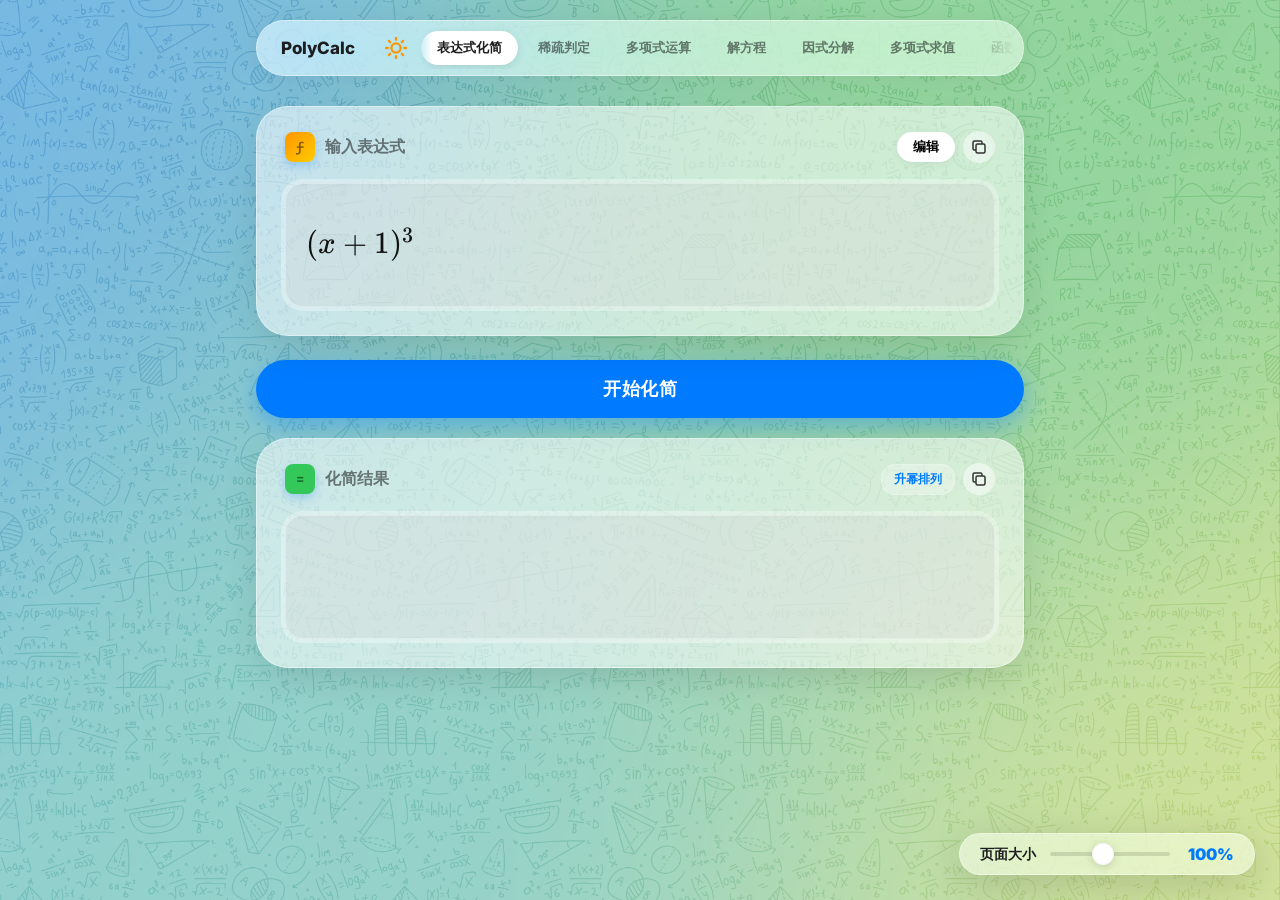
<file: index.html>
<!DOCTYPE html>
<html>
<head>
    <meta charset="UTF-8">
    <!-- 这行代码的意思是：打开此页面的 0 秒后，自动跳转到 html/index.html -->
    <meta http-equiv="refresh" content="0; url=./html/index.html">
    <title>PolyCalc</title>
</head>
<body>
</body>
</html>
</file>
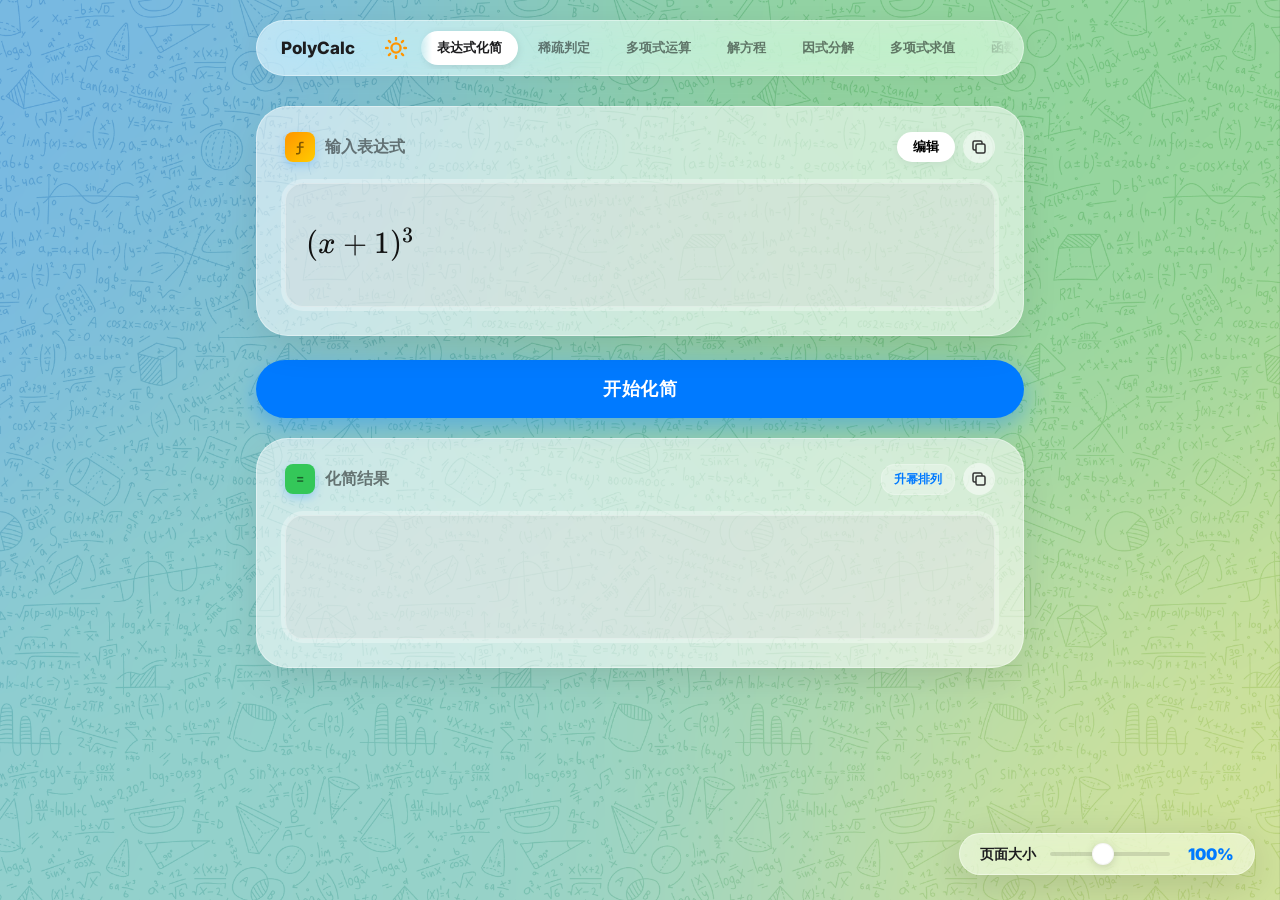
<file: html/index.html>
<!doctype html>
<html lang="zh-CN">
<head>
    <!-- 引入 manifest -->
    <link rel="manifest" href="../manifest.json">
    <!-- 适配移动端视口 -->
    <meta name="viewport" content="width=device-width, initial-scale=1.0, maximum-scale=1.0, user-scalable=no">
    <!-- 苹果设备的 PWA 图标和状态栏颜色 -->
    <link rel="apple-touch-icon" href="../images/icon-192.png">
    <meta name="apple-mobile-web-app-capable" content="yes">
    <meta name="apple-mobile-web-app-status-bar-style" content="black">

    <meta charset="utf-8" />
    <meta name="viewport" content="width=device-width, initial-scale=1, maximum-scale=1, user-scalable=no" />
    <title>PolyCalc - 表达式化简 (iOS 26 视觉优化版)</title>

    <link rel="preconnect" href="https://fonts.googleapis.com">
    <link rel="preconnect" href="https://fonts.gstatic.com" crossorigin>
    <link href="https://fonts.googleapis.com/css2?family=Inter:wght@400;500;600;700;800&family=JetBrains+Mono:wght@400;500&display=swap" rel="stylesheet">

    <link rel="stylesheet" href="./css/app.css" />
    <link rel="stylesheet" href="../latex/katex/katex.min.css" />
    <script src="../latex/katex/katex.min.js"></script>

    <style>
        /* 1. iOS 26 皮肤与壁纸基础环境 */
        body {
            color: var(--text-main);
            background-color: #000;
            transition: color 0.4s ease;
            margin: 0;
        }

        .ios-wallpaper {
            position: fixed;
            top: 0;
            left: 0;
            width: 100%;
            height: 100%;
            background-image: var(--ios-wallpaper);
            background-size: cover;
            background-position: center;
            z-index: -2;
            /* 【关键修改】移除 transition: background-image 这一行 */
        }

        /* 2. 组件材质：极致玻璃感 */
        .glass-island, .ios-card {
            background: var(--glass-bg) !important;
            border-color: var(--glass-border) !important;
            transition: background 0.4s ease, border-color 0.4s ease !important;
        }

        /* 3. 模态框重构：解决透视重叠，压缩布局 */
        .ios-modal {
            /* 提高背景不透明度至 0.99，彻底解决透视问题 */
            background: var(--modal-bg) !important;
            border-color: var(--glass-border) !important;
            backdrop-filter: blur(50px) saturate(180%) !important;
            -webkit-backdrop-filter: blur(50px) saturate(180%) !important;
            box-shadow: 0 30px 100px rgba(0,0,0,0.5) !important;
            border-radius: 28px !important;
        }

        .modal-body {
            padding: 0 24px 24px !important; /* 压缩顶部内边距 */
        }

        /* 【核心修改】大幅度减小竖直高度，实现箭头指向的紧凑感 */
        .ios-editor {
            background: transparent !important;
            box-shadow: none !important;
            border: none !important;
            color: var(--text-main) !important;
            /* 压缩上下间距，特别是底部 */
            padding: 15px 0 2px !important;
            margin-bottom: 0 !important;
            /* 将 min-height 减小，让高度由内容撑开，避免多余留白 */
            min-height: 32px !important;
            outline: none !important;
            font-size: 20px !important;
            font-family: 'JetBrains Mono', monospace !important;
            resize: none;
            line-height: 1.4;
        }

        /* 【核心修改】预览区紧贴输入框 */
        .modal-preview-bar {
            background: var(--glass-inset) !important;
            border-radius: 20px !important;
            padding: 16px 20px !important;
            /* 彻底移除顶部外边距，让灰色块直接衔接输入区 */
            margin-top: 0px !important;
            border: none !important;
            transition: background 0.3s ease !important;
        }

        .preview-math {
            background: transparent !important;
            color: var(--text-main) !important;
            padding: 0 !important;
            min-height: 20px;
        }

        .preview-label {
            margin-bottom: 6px !important;
            font-size: 11px !important;
            font-weight: 800 !important;
            text-transform: uppercase;
            letter-spacing: 0.5px;
            opacity: 0.4;
            color: var(--text-main);
        }

        /* 4. 黑夜模式专项适配 */
        :root[data-theme="dark"] .tab.active {
            background: #fff !important;
            color: #1d1d1f !important;
            box-shadow: 0 4px 12px rgba(0,0,0,0.3);
        }

        :root[data-theme="dark"] .mini-actions button {
            background: rgba(255, 255, 255, 0.08) !important;
            color: rgba(255, 255, 255, 0.8) !important;
        }

        /* 5. 通用 UI 细节 */
        .glass-inset {
            background: var(--glass-inset) !important;
        }

        .tab, .card-title-row span {
            color: var(--text-sub) !important;
        }

            .tab.active, .brand, .modal-title, .result-highlight {
                color: var(--text-main) !important;
            }

        .ios-big-btn {
            background: var(--accent-blue) !important;
            font-weight: 700;
        }
    </style>
</head>
<body>
    <div class="ios-wallpaper"></div>

    <div class="app-container">
        <header class="glass-island">
            <div class="brand">PolyCalc</div>
            <div class="tabs-scroll-wrapper">
                <div class="tabs">
                    <a class="tab active" href="./index.html">表达式化简</a>
                    <a class="tab" href="./sparse.html">稀疏判定</a>
                    <a class="tab" href="./operate.html">多项式运算</a>
                    <a class="tab" href="./solve.html">解方程</a>
                    <a class="tab" href="./factor.html">因式分解</a>
                    <a class="tab" href="./eval.html">多项式求值</a>
                    <a class="tab" href="./plot.html">函数图像</a>
                </div>
            </div>
        </header>

        <main class="page-content">
            <section class="ios-card spring-touch">
                <div class="card-title-row">
                    <div class="icon-label"><span class="ios-icon" style="background: linear-gradient(135deg, #FF9500, #FFCC00);">ƒ</span><span>输入表达式</span></div>
                    <div class="mini-actions">
                        <button id="exprInEditBtn" class="ios-btn-pill">编辑</button>
                        <button id="exprInCopyBtn" class="ios-btn-circle" title="复制">
                            <svg width="18" height="18" fill="none" stroke="currentColor" stroke-width="2" viewBox="0 0 24 24"><path stroke-linecap="round" stroke-linejoin="round" d="M8 16H6a2 2 0 01-2-2V6a2 2 0 012-2h8a2 2 0 012 2v2m-6 12h8a2 2 0 002-2v-8a2 2 0 00-2-2h-8a2 2 0 00-2 2v8a2 2 0 002 2z"></path></svg>
                        </button>
                    </div>
                </div>
                <div class="content-wrapper">
                    <div id="exprInDisplay" class="math-display glass-inset"></div>
                </div>

                <div id="exprInPanel" class="ios-modal hidden">
                    <div class="modal-header">
                        <button id="exprInCancelBtn" class="text-btn cancel">取消</button>
                        <span class="modal-title">编辑公式</span>
                        <button id="exprInOkBtn" class="text-btn done">确认</button>
                    </div>
                    <div class="modal-body">
                        <textarea id="exprInInput" class="ios-editor" placeholder="(x+1)^2"></textarea>
                        <div class="modal-preview-bar">
                            <div class="preview-label">预览</div>
                            <div id="exprInPreview" class="preview-math math-scroll-view"></div>
                            <div id="exprInErr" class="error-msg"></div>
                        </div>
                    </div>
                </div>
            </section>

            <section class="action-dock spring-touch">
                <button id="btnSimplify" class="ios-big-btn"><span>开始化简</span></button>
                <div id="simplifyMsg" class="status-pill"></div>
            </section>

            <section class="ios-card spring-touch" style="animation-delay: 0.1s;">
                <div class="card-title-row">
                    <div class="icon-label"><span class="ios-icon" style="background: #34C759;">=</span><span>化简结果</span></div>
                    <div class="mini-actions">
                        <button id="sortOrderBtn" class="ios-btn-pill-blur">升幂排列</button>
                        <button id="exprOutCopyBtn" class="ios-btn-circle" title="复制结果">
                            <svg width="18" height="18" fill="none" stroke="currentColor" stroke-width="2" viewBox="0 0 24 24"><path stroke-linecap="round" stroke-linejoin="round" d="M8 16H6a2 2 0 01-2-2V6a2 2 0 012-2h8a2 2 0 012 2v2m-6 12h8a2 2 0 002-2v-8a2 2 0 00-2-2h-8a2 2 0 00-2 2v8a2 2 0 002 2z"></path></svg>
                        </button>
                    </div>
                </div>
                <div class="content-wrapper">
                    <div id="exprOutDisplay" class="math-display glass-inset result-highlight"></div>
                </div>
            </section>
        </main>
    </div>

    <div id="copySuccessToast" class="copy-success-toast">
        <svg width="20" height="20" viewBox="0 0 24 24" fill="none" stroke="currentColor" stroke-width="2" stroke-linecap="round" stroke-linejoin="round" style="margin-right: 6px;"><polyline points="20 6 9 17 4 12"></polyline></svg>
        <span>已复制</span>
    </div>

    <script src="./js/poly_core.js"></script>
    <script src="./js/ui_shared.js"></script>
    <script src="./js/tabs_scroll.js"></script>
    <script src="./js/page_transition.js"></script>
    <script src="./js/page_simplify.js"></script>

    <script>
    if ('serviceWorker' in navigator) {
        window.addEventListener('load', () => {
        // 注意路径：因为 html 文件在 html/ 目录下，所以 sw.js 在上一级目录
        navigator.serviceWorker.register('../sw.js')
            .then(registration => {
            console.log('ServiceWorker 注册成功:', registration.scope);
            })
            .catch(error => {
            console.log('ServiceWorker 注册失败:', error);
            });
        });
    }
    </script>
</body>
</html>
</file>
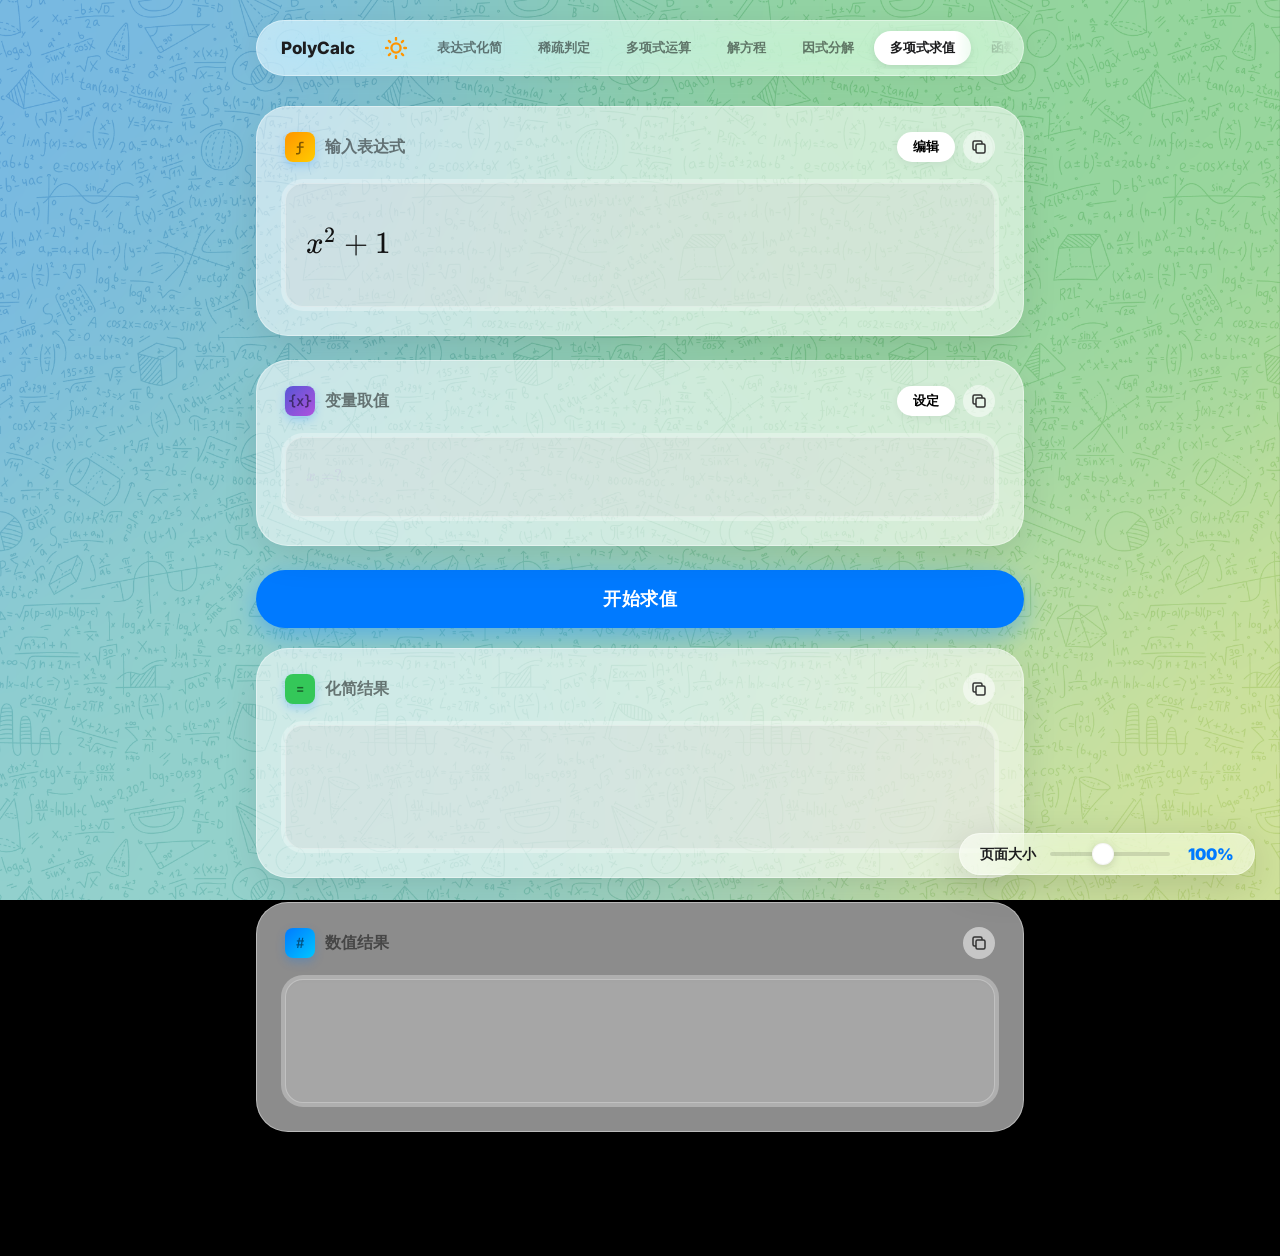
<file: html/eval.html>
<!doctype html>
<html lang="zh-CN">
<head>
    <!-- 引入 manifest -->
    <link rel="manifest" href="../manifest.json">
    <!-- 适配移动端视口 -->
    <meta name="viewport" content="width=device-width, initial-scale=1.0, maximum-scale=1.0, user-scalable=no">
    <!-- 苹果设备的 PWA 图标和状态栏颜色 -->
    <link rel="apple-touch-icon" href="../images/icon-192.png">
    <meta name="apple-mobile-web-app-capable" content="yes">
    <meta name="apple-mobile-web-app-status-bar-style" content="black">

    <meta charset="utf-8" />
    <meta name="viewport" content="width=device-width, initial-scale=1, maximum-scale=1, user-scalable=no" />
    <title>PolyCalc - 表达式计算 (iOS 26 完美适配版)</title>

    <link rel="preconnect" href="https://fonts.googleapis.com">
    <link rel="preconnect" href="https://fonts.gstatic.com" crossorigin>
    <link href="https://fonts.googleapis.com/css2?family=Inter:wght@400;500;600;700;800&family=JetBrains+Mono:wght@400;500&display=swap" rel="stylesheet">

    <link rel="stylesheet" href="./css/app.css" />
    <link rel="stylesheet" href="../latex/katex/katex.min.css" />
    <script src="../latex/katex/katex.min.js"></script>

    <style>
        /* 1. iOS 26 皮肤与壁纸基础环境 */
        body {
            color: var(--text-main);
            background-color: #000;
            transition: color 0.4s ease;
            margin: 0;
        }

        .ios-wallpaper {
            position: fixed;
            top: 0;
            left: 0;
            width: 100%;
            height: 100%;
            background-image: var(--ios-wallpaper);
            background-size: cover;
            background-position: center;
            z-index: -2;
        }

        /* 2. 组件材质 */
        .glass-island, .ios-card {
            background: var(--glass-bg) !important;
            border-color: var(--glass-border) !important;
            transition: background 0.4s ease, border-color 0.4s ease !important;
        }

        /* 3. 公式编辑模态框：完全对齐 index.html */
        .ios-modal {
            background: var(--modal-bg) !important;
            border-color: var(--glass-border) !important;
            backdrop-filter: blur(50px) saturate(180%) !important;
            -webkit-backdrop-filter: blur(50px) saturate(180%) !important;
            box-shadow: 0 30px 100px rgba(0,0,0,0.5) !important;
            border-radius: 28px !important;
        }

        .modal-body {
            padding: 0 24px 24px !important;
        }

        .ios-editor {
            background: transparent !important;
            box-shadow: none !important;
            border: none !important;
            color: var(--text-main) !important;
            padding: 15px 0 2px !important;
            margin-bottom: 0 !important;
            min-height: 32px !important;
            outline: none !important;
            font-size: 20px !important;
            font-family: 'JetBrains Mono', monospace !important;
            resize: none;
            line-height: 1.4;
        }

        .modal-preview-bar {
            background: var(--glass-inset) !important;
            border-radius: 20px !important;
            padding: 16px 20px !important;
            margin-top: 0px !important;
            border: none !important;
            transition: background 0.3s ease !important;
        }

        .preview-math {
            background: transparent !important;
            color: var(--text-main) !important;
            padding: 0 !important;
            min-height: 20px;
        }

        .preview-label {
            margin-bottom: 6px !important;
            font-size: 11px !important;
            font-weight: 800 !important;
            text-transform: uppercase;
            letter-spacing: 0.5px;
            opacity: 0.4;
            color: var(--text-main);
        }

        /* 4. 设定变量值框居中化与横向滑条适配 */
        #varPanel.ios-modal {
            position: fixed;
            top: 50%;
            left: 50%;
            transform: translate(-50%, -40%) scale(0.95);
            width: 90%;
            max-width: 420px;
            height: auto;
            min-height: 220px;
            max-height: 80vh;
            border-radius: 28px;
            background: rgba(250, 250, 250, 0.96);
            border: 1px solid var(--glass-border);
            box-shadow: 0 20px 60px rgba(0, 0, 0, 0.2);
            display: none;
            flex-direction: column;
            overflow: hidden;
            z-index: 1000;
        }

        #varPanel .modal-header {
            padding: 14px 22px;
            background: rgba(255, 255, 255, 0.6);
            border-radius: 28px 28px 0 0;
            border-bottom: 1px solid rgba(0,0,0,0.05);
        }

        #varPanel .modal-body {
            padding: 24px;
            justify-content: center;
            padding-bottom: 40px;
            overflow-y: hidden !important;
        }

        .glass-var-editor {
            display: flex;
            align-items: center;
            gap: 12px;
            padding: 10px 18px;
            background: rgba(255, 255, 255, 0.6);
            backdrop-filter: blur(20px) saturate(120%);
            -webkit-backdrop-filter: blur(20px) saturate(120%);
            border: 1px solid rgba(255, 255, 255, 0.8);
            border-radius: 18px;
            box-shadow: inset 0 2px 4px rgba(0,0,0,0.02), 0 4px 12px rgba(0,0,0,0.04);
            margin-bottom: 6px;
        }

        .glass-var-label {
            min-width: 48px;
            padding: 7px 14px;
            border-radius: 10px;
            background: #fff;
            color: var(--accent-blue);
            font-weight: 700;
            font-size: 17px;
            text-align: center;
            box-shadow: 0 2px 8px rgba(0,0,0,0.06);
            font-family: var(--font-math);
        }

        .glass-var-eq {
            font-weight: 700;
            font-size: 20px;
            color: rgba(0,0,0,0.5);
            font-family: var(--font-math);
        }

        .glass-var-input-wrapper {
            flex: 1;
            display: flex;
            align-items: center;
            overflow-x: auto;
            scrollbar-width: thin;
            scrollbar-color: rgba(0,0,0,0.1) transparent;
            padding-bottom: 2px;
        }

            .glass-var-input-wrapper::-webkit-scrollbar {
                height: 4px;
            }

            .glass-var-input-wrapper::-webkit-scrollbar-thumb {
                background-color: rgba(0, 0, 0, 0.1);
                border-radius: 4px;
            }

            .glass-var-input-wrapper input {
                width: 100%;
                min-width: 100%;
                border: none;
                background: transparent;
                outline: none;
                font-size: 22px;
                font-weight: 600;
                color: #111;
                text-align: left;
                font-family: var(--font-math);
                padding: 0;
                margin: 0;
                display: block;
            }

        /* 【核心修改】加入独立的 is-closing 退出动画 */
        #varPanel.ios-modal:not(.hidden):not(.is-closing) {
            display: flex !important;
            animation: fadeInEvalVarModal 0.3s var(--ease-spring) forwards;
            pointer-events: auto;
        }

        #varPanel.ios-modal.is-closing {
            display: flex !important;
            animation: fadeOutEvalVarModal 0.2s var(--ease-out) forwards;
            pointer-events: none;
        }

        @keyframes fadeInEvalVarModal {
            from {
                opacity: 0;
                transform: translate(-50%, -40%) scale(0.95);
            }

            to {
                opacity: 1;
                transform: translate(-50%, -50%) scale(1);
            }
        }

        @keyframes fadeOutEvalVarModal {
            from {
                opacity: 1;
                transform: translate(-50%, -50%) scale(1);
            }

            to {
                opacity: 0;
                transform: translate(-50%, -40%) scale(0.95);
            }
        }

        /* 5. 黑夜模式适配 */
        :root[data-theme="dark"] .tab.active {
            background: #fff !important;
            color: #1d1d1f !important;
            box-shadow: 0 4px 12px rgba(0,0,0,0.3);
        }

        :root[data-theme="dark"] .mini-actions button {
            background: rgba(255, 255, 255, 0.08) !important;
            color: rgba(255, 255, 255, 0.8) !important;
        }

        :root[data-theme="dark"] #varPanel.ios-modal {
            background: rgba(28, 28, 30, 0.98);
        }

        :root[data-theme="dark"] .glass-var-editor {
            background: rgba(255, 255, 255, 0.05);
            border-color: rgba(255, 255, 255, 0.1);
        }

        :root[data-theme="dark"] .glass-var-label {
            background: rgba(255, 255, 255, 0.1);
        }

        :root[data-theme="dark"] .glass-var-input-wrapper input {
            color: #fff;
        }

        /* 6. 通用 UI 细节 */
        .glass-inset {
            background: var(--glass-inset) !important;
        }

        .tab, .card-title-row span {
            color: var(--text-sub) !important;
        }

            .tab.active, .brand, .modal-title, .result-highlight {
                color: var(--text-main) !important;
            }

        .ios-big-btn {
            background: var(--accent-blue) !important;
            font-weight: 700;
        }
    </style>
</head>
<body>
    <div class="ios-wallpaper"></div>

    <div class="app-container">
        <header class="glass-island">
            <div class="brand">PolyCalc</div>
            <div class="tabs-scroll-wrapper">
                <div class="tabs">
                    <a class="tab" href="./index.html">表达式化简</a>
                    <a class="tab" href="./sparse.html">稀疏判定</a>
                    <a class="tab" href="./operate.html">多项式运算</a>
                    <a class="tab" href="./solve.html">解方程</a>
                    <a class="tab" href="./factor.html">因式分解</a>
                    <a class="tab active" href="./eval.html">多项式求值</a>
                    <a class="tab" href="./plot.html">函数图像</a>
                </div>
            </div>
        </header>

        <main class="page-content">
            <section class="ios-card spring-touch">
                <div class="card-title-row">
                    <div class="icon-label"><span class="ios-icon" style="background: linear-gradient(135deg, #FF9500, #FFCC00);">ƒ</span><span>输入表达式</span></div>
                    <div class="mini-actions">
                        <button id="exprInEditBtn" class="ios-btn-pill">编辑</button>
                        <button id="exprInCopyBtn" class="ios-btn-circle" title="复制">
                            <svg width="18" height="18" fill="none" stroke="currentColor" stroke-width="2" viewBox="0 0 24 24"><path d="M8 16H6a2 2 0 01-2-2V6a2 2 0 012-2h8a2 2 0 012 2v2m-6 12h8a2 2 0 002-2v-8a2 2 0 00-2-2h-8a2 2 0 00-2 2v8a2 2 0 002 2z"></path></svg>
                        </button>
                    </div>
                </div>
                <div class="content-wrapper"><div id="exprInDisplay" class="math-display glass-inset"></div></div>

                <div id="exprInPanel" class="ios-modal hidden">
                    <div class="modal-header">
                        <button id="exprInCancelBtn" class="text-btn cancel">取消</button>
                        <span class="modal-title">编辑公式</span>
                        <button id="exprInOkBtn" class="text-btn done">确认</button>
                    </div>
                    <div class="modal-body">
                        <textarea id="exprInInput" class="ios-editor" placeholder="例如：x^2+3x-1"></textarea>
                        <div class="modal-preview-bar">
                            <div class="preview-label">预览</div>
                            <div id="exprInPreview" class="preview-math math-scroll-view"></div>
                            <div id="exprInErr" class="error-msg"></div>
                        </div>
                    </div>
                </div>
            </section>

            <section class="ios-card spring-touch" style="animation-delay: 0.1s; min-height: 180px;">
                <div class="card-title-row">
                    <div class="icon-label"><span class="ios-icon" style="background: linear-gradient(135deg, #5856D6, #AF52DE);">{x}</span><span>变量取值</span></div>
                    <div class="mini-actions">
                        <button id="varEditBtn" class="ios-btn-pill">设定</button>
                        <button id="varCopyBtn" class="ios-btn-circle" title="复制">
                            <svg width="18" height="18" fill="none" stroke="currentColor" stroke-width="2" viewBox="0 0 24 24"><path d="M8 16H6a2 2 0 01-2-2V6a2 2 0 012-2h8a2 2 0 012 2v2m-6 12h8a2 2 0 002-2v-8a2 2 0 00-2-2h-8a2 2 0 00-2 2v8a2 2 0 002 2z"></path></svg>
                        </button>
                    </div>
                </div>
                <div class="content-wrapper"><div id="varDisplay" class="math-display glass-inset"></div></div>
            </section>

            <section class="action-dock spring-touch">
                <button id="btnEval" class="ios-big-btn"><span>开始求值</span></button>
                <div id="evalMsg" class="status-pill"></div>
            </section>

            <section class="ios-card spring-touch" style="animation-delay: 0.2s;">
                <div class="card-title-row">
                    <div class="icon-label"><span class="ios-icon" style="background: #34C759;">=</span><span>化简结果</span></div>
                    <div class="mini-actions">
                        <button id="exprOutCopyBtn" class="ios-btn-circle" title="复制结果">
                            <svg width="18" height="18" fill="none" stroke="currentColor" stroke-width="2" viewBox="0 0 24 24"><path d="M8 16H6a2 2 0 01-2-2V6a2 2 0 012-2h8a2 2 0 012 2v2m-6 12h8a2 2 0 002-2v-8a2 2 0 00-2-2h-8a2 2 0 00-2 2v8a2 2 0 002 2z"></path></svg>
                        </button>
                    </div>
                </div>
                <div class="content-wrapper"><div id="exprOutDisplay" class="math-display glass-inset result-highlight"></div></div>
            </section>

            <section class="ios-card spring-touch" style="animation-delay: 0.25s;">
                <div class="card-title-row">
                    <div class="icon-label"><span class="ios-icon" style="background: linear-gradient(135deg, #007AFF, #00C6FF);">#</span><span>数值结果</span></div>
                    <div class="mini-actions">
                        <button id="valueOutCopyBtn" class="ios-btn-circle" title="复制结果">
                            <svg width="18" height="18" fill="none" stroke="currentColor" stroke-width="2" viewBox="0 0 24 24"><path d="M8 16H6a2 2 0 01-2-2V6a2 2 0 012-2h8a2 2 0 012 2v2m-6 12h8a2 2 0 002-2v-8a2 2 0 00-2-2h-8a2 2 0 00-2 2v8a2 2 0 002 2z"></path></svg>
                        </button>
                    </div>
                </div>
                <div class="content-wrapper">
                    <div id="valueOutDisplay" class="math-display glass-inset result-highlight" style="font-size: 32px; font-weight: 700;"></div>
                </div>
            </section>
        </main>
    </div>

    <div id="varPanel" class="ios-modal hidden eval-var-panel">
        <div class="modal-header">
            <button id="varCancelBtn" class="text-btn cancel">取消</button>
            <span class="modal-title">设定变量值</span>
            <button id="varOkBtn" class="text-btn done">确认</button>
        </div>
        <div class="modal-body">
            <div class="glass-var-editor">
                <span id="varNameLabel" class="glass-var-label">x</span>
                <span class="glass-var-eq">=</span>
                <div class="glass-var-input-wrapper">
                    <input id="varValueInput" type="text" inputmode="decimal" placeholder="输入数字...">
                </div>
            </div>
            <div id="varErr" class="error-msg" style="align-self: center;"></div>
        </div>
    </div>

    <div id="copySuccessToast" class="copy-success-toast">
        <svg width="20" height="20" viewBox="0 0 24 24" fill="none" stroke="currentColor" stroke-width="2" stroke-linecap="round" stroke-linejoin="round" style="margin-right: 6px;"><polyline points="20 6 9 17 4 12"></polyline></svg>
        <span>已复制</span>
    </div>

    <script src="./js/poly_core.js"></script>
    <script src="./js/ui_shared.js"></script>
    <script src="./js/tabs_scroll.js"></script>
    <script src="./js/page_transition.js"></script>
    <script src="./js/page_eval.js"></script>

    <script>
    if ('serviceWorker' in navigator) {
        window.addEventListener('load', () => {
        // 注意路径：因为 html 文件在 html/ 目录下，所以 sw.js 在上一级目录
        navigator.serviceWorker.register('../sw.js')
            .then(registration => {
            console.log('ServiceWorker 注册成功:', registration.scope);
            })
            .catch(error => {
            console.log('ServiceWorker 注册失败:', error);
            });
        });
    }
    </script>
</body>
</html>
</file>
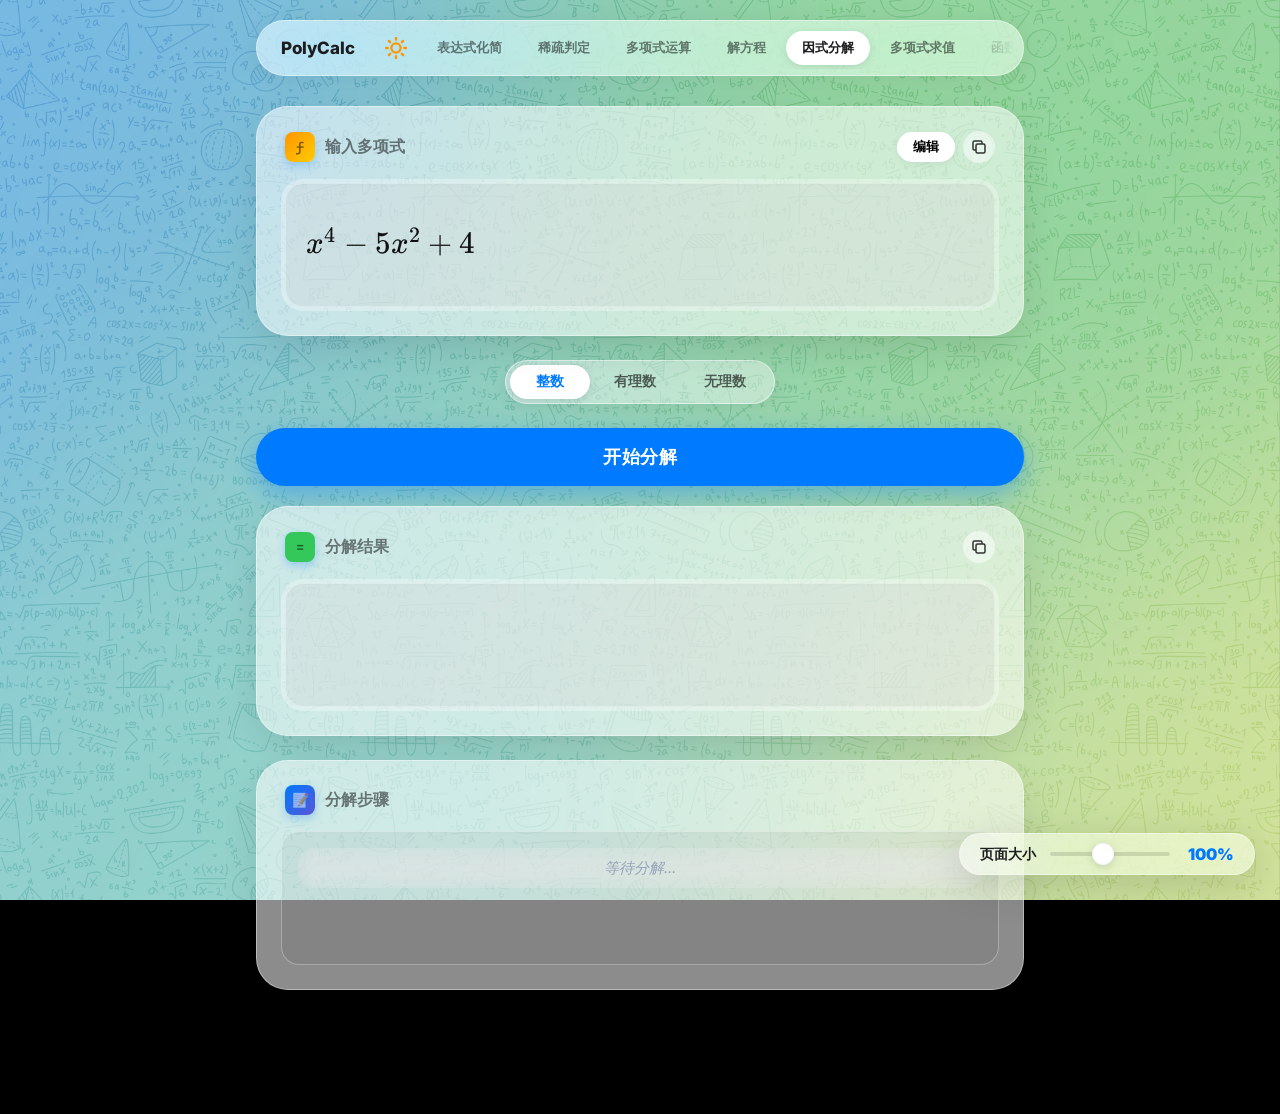
<file: html/factor.html>
<!doctype html>
<html lang="zh-CN">
<head>
    <!-- 引入 manifest -->
    <link rel="manifest" href="../manifest.json">
    <!-- 适配移动端视口 -->
    <meta name="viewport" content="width=device-width, initial-scale=1.0, maximum-scale=1.0, user-scalable=no">
    <!-- 苹果设备的 PWA 图标和状态栏颜色 -->
    <link rel="apple-touch-icon" href="../images/icon-192.png">
    <meta name="apple-mobile-web-app-capable" content="yes">
    <meta name="apple-mobile-web-app-status-bar-style" content="black">

    <meta charset="utf-8" />
    <meta name="viewport" content="width=device-width, initial-scale=1, maximum-scale=1, user-scalable=no" />
    <title>PolyCalc - 因式分解 (iOS 26 完美适配版)</title>

    <link rel="preconnect" href="https://fonts.googleapis.com">
    <link rel="preconnect" href="https://fonts.gstatic.com" crossorigin>
    <link href="https://fonts.googleapis.com/css2?family=Inter:wght@400;500;600;700;800&family=JetBrains+Mono:wght@400;500&display=swap" rel="stylesheet">

    <link rel="stylesheet" href="./css/app.css" />
    <link rel="stylesheet" href="../latex/katex/katex.min.css" />
    <script src="../latex/katex/katex.min.js"></script>

    <style>
        /* 1. iOS 26 皮肤与壁纸基础环境 */
        body {
            color: var(--text-main);
            background-color: #000;
            transition: color 0.4s ease;
            margin: 0;
        }

        .ios-wallpaper {
            position: fixed;
            top: 0;
            left: 0;
            width: 100%;
            height: 100%;
            background-image: var(--ios-wallpaper);
            background-size: cover;
            background-position: center;
            z-index: -2;
        }

        /* 2. 组件材质 */
        .glass-island, .ios-card {
            background: var(--glass-bg) !important;
            border-color: var(--glass-border) !important;
            transition: background 0.4s ease, border-color 0.4s ease !important;
        }

        /* 3. 模态框重构：完全对齐 index.html */
        .ios-modal {
            background: var(--modal-bg) !important;
            border-color: var(--glass-border) !important;
            backdrop-filter: blur(50px) saturate(180%) !important;
            -webkit-backdrop-filter: blur(50px) saturate(180%) !important;
            box-shadow: 0 30px 100px rgba(0,0,0,0.5) !important;
            border-radius: 28px !important;
        }

        .modal-body {
            padding: 0 24px 24px !important;
        }

        .ios-editor {
            background: transparent !important;
            box-shadow: none !important;
            border: none !important;
            color: var(--text-main) !important;
            padding: 15px 0 2px !important;
            margin-bottom: 0 !important;
            min-height: 32px !important;
            outline: none !important;
            font-size: 20px !important;
            font-family: 'JetBrains Mono', monospace !important;
            resize: none;
            line-height: 1.4;
        }

        .modal-preview-bar {
            background: var(--glass-inset) !important;
            border-radius: 20px !important;
            padding: 16px 20px !important;
            margin-top: 0px !important;
            border: none !important;
            transition: background 0.3s ease !important;
        }

        .preview-math {
            background: transparent !important;
            color: var(--text-main) !important;
            padding: 0 !important;
            min-height: 20px;
        }

        .preview-label {
            margin-bottom: 6px !important;
            font-size: 11px !important;
            font-weight: 800 !important;
            text-transform: uppercase;
            letter-spacing: 0.5px;
            opacity: 0.4;
            color: var(--text-main);
        }

        /* 4. 因式分解专属样式 */
        .glass-segment-control {
            display: inline-flex;
            background: rgba(255, 255, 255, 0.4);
            backdrop-filter: blur(20px) saturate(120%);
            border-radius: 99px;
            padding: 4px;
            border: 1px solid rgba(255, 255, 255, 0.5);
            box-shadow: 0 4px 16px rgba(0,0,0,0.05);
            margin-bottom: 12px;
        }

        .segment-btn {
            background: transparent;
            border: none;
            padding: 8px 24px;
            border-radius: 99px;
            font-size: 14px;
            font-weight: 600;
            color: rgba(0,0,0,0.6);
            cursor: pointer;
            transition: all 0.3s cubic-bezier(0.25, 0.8, 0.25, 1);
            display: flex;
            align-items: center;
            justify-content: center;
            min-width: 80px;
        }

            .segment-btn.active {
                background: #fff;
                color: var(--accent-blue);
                box-shadow: 0 2px 8px rgba(0,0,0,0.1);
            }

        #factorSteps {
            display: flex;
            flex-direction: column;
            gap: 10px;
            width: 100%;
        }

            #factorSteps > div {
                background: rgba(255, 255, 255, 0.6);
                backdrop-filter: blur(10px);
                -webkit-backdrop-filter: blur(10px);
                padding: 12px 20px;
                border-radius: 16px;
                border: 1px solid rgba(255, 255, 255, 0.8);
                box-shadow: 0 4px 12px rgba(0, 0, 0, 0.03);
                font-size: 18px;
                color: #111;
                transition: transform 0.2s ease;
                overflow-x: auto;
                white-space: nowrap;
            }

                #factorSteps > div:hover {
                    transform: scale(1.01);
                    background: rgba(255, 255, 255, 0.8);
                }

                #factorSteps > div[style*="italic"] {
                    background: transparent !important;
                    border: none !important;
                    box-shadow: none !important;
                    text-align: center;
                    font-size: 15px;
                    transform: none !important;
                }

                #factorSteps > div::-webkit-scrollbar {
                    display: none;
                }

        /* 5. 黑夜模式适配 */
        :root[data-theme="dark"] .tab.active {
            background: #fff !important;
            color: #1d1d1f !important;
            box-shadow: 0 4px 12px rgba(0,0,0,0.3);
        }

        :root[data-theme="dark"] .mini-actions button {
            background: rgba(255, 255, 255, 0.08) !important;
            color: rgba(255, 255, 255, 0.8) !important;
        }

        :root[data-theme="dark"] .glass-segment-control {
            background: rgba(28, 28, 30, 0.65);
            border-color: rgba(255, 255, 255, 0.12);
        }

        :root[data-theme="dark"] .segment-btn {
            color: rgba(255, 255, 255, 0.5);
        }

            :root[data-theme="dark"] .segment-btn.active {
                background: #fff !important;
                color: #1d1d1f !important;
            }

        :root[data-theme="dark"] #factorSteps > div {
            background: rgba(255, 255, 255, 0.05);
            border-color: rgba(255, 255, 255, 0.1);
            color: #fff;
        }

        /* 6. 通用 UI 细节 */
        .glass-inset {
            background: var(--glass-inset) !important;
        }

        .tab, .card-title-row span {
            color: var(--text-sub) !important;
        }

            .tab.active, .brand, .modal-title, .result-highlight {
                color: var(--text-main) !important;
            }

        .ios-big-btn {
            background: var(--accent-blue) !important;
            font-weight: 700;
        }
    </style>
</head>
<body>
    <div class="ios-wallpaper"></div>

    <div class="app-container">
        <header class="glass-island">
            <div class="brand">PolyCalc</div>
            <div class="tabs-scroll-wrapper">
                <div class="tabs">
                    <a class="tab" href="./index.html">表达式化简</a>
                    <a class="tab" href="./sparse.html">稀疏判定</a>
                    <a class="tab" href="./operate.html">多项式运算</a>
                    <a class="tab" href="./solve.html">解方程</a>
                    <a class="tab active" href="./factor.html">因式分解</a>
                    <a class="tab" href="./eval.html">多项式求值</a>
                    <a class="tab" href="./plot.html">函数图像</a>
                </div>
            </div>
        </header>

        <main class="page-content">
            <section class="ios-card spring-touch">
                <div class="card-title-row">
                    <div class="icon-label"><span class="ios-icon" style="background: linear-gradient(135deg, #FF9500, #FFCC00);">ƒ</span><span>输入多项式</span></div>
                    <div class="mini-actions">
                        <button id="exprInEditBtn" class="ios-btn-pill">编辑</button>
                        <button id="exprInCopyBtn" class="ios-btn-circle" title="复制">
                            <svg width="18" height="18" fill="none" stroke="currentColor" stroke-width="2" viewBox="0 0 24 24"><path d="M8 16H6a2 2 0 01-2-2V6a2 2 0 012-2h8a2 2 0 012 2v2m-6 12h8a2 2 0 002-2v-8a2 2 0 00-2-2h-8a2 2 0 00-2 2v8a2 2 0 002 2z"></path></svg>
                        </button>
                    </div>
                </div>
                <div class="content-wrapper"><div id="exprInDisplay" class="math-display glass-inset"></div></div>

                <div id="exprInPanel" class="ios-modal hidden">
                    <div class="modal-header">
                        <button id="exprInCancelBtn" class="text-btn cancel">取消</button>
                        <span class="modal-title">编辑公式</span>
                        <button id="exprInOkBtn" class="text-btn done">确认</button>
                    </div>
                    <div class="modal-body">
                        <textarea id="exprInInput" class="ios-editor" placeholder="例如：x^4-5x^2+4"></textarea>
                        <div class="modal-preview-bar">
                            <div class="preview-label">预览</div>
                            <div id="exprInPreview" class="preview-math math-scroll-view"></div>
                            <div id="exprInErr" class="error-msg"></div>
                        </div>
                    </div>
                </div>
            </section>

            <section class="action-dock spring-touch">
                <div class="glass-segment-control">
                    <button class="segment-btn domain-btn active" data-domain="int">整数</button>
                    <button class="segment-btn domain-btn" data-domain="rat">有理数</button>
                    <button class="segment-btn domain-btn" data-domain="irr">无理数</button>
                </div>
                <button id="btnFactor" class="ios-big-btn"><span>开始分解</span></button>
                <div id="factorMsg" class="status-pill"></div>
            </section>

            <section class="ios-card spring-touch" style="animation-delay: 0.1s;">
                <div class="card-title-row">
                    <div class="icon-label"><span class="ios-icon" style="background: #34C759;">=</span><span>分解结果</span></div>
                    <div class="mini-actions">
                        <button id="factorOutCopyBtn" class="ios-btn-circle" title="复制结果">
                            <svg width="18" height="18" fill="none" stroke="currentColor" stroke-width="2" viewBox="0 0 24 24"><path d="M8 16H6a2 2 0 01-2-2V6a2 2 0 012-2h8a2 2 0 012 2v2m-6 12h8a2 2 0 002-2v-8a2 2 0 00-2-2h-8a2 2 0 00-2 2v8a2 2 0 002 2z"></path></svg>
                        </button>
                    </div>
                </div>
                <div class="content-wrapper"><div id="factorOutDisplay" class="math-display glass-inset result-highlight"></div></div>
            </section>

            <section class="ios-card spring-touch" style="animation-delay: 0.2s;">
                <div class="card-title-row">
                    <div class="icon-label"><span class="ios-icon" style="background: linear-gradient(135deg, #007AFF, #5856D6);">📝</span><span>分解步骤</span></div>
                </div>
                <div class="content-wrapper" style="background: transparent; padding: 0;">
                    <div id="factorSteps" class="glass-inset" style="padding: 16px;">
                        <div style="color:#94a3b8;font-style:italic;padding:10px 0;">等待分解...</div>
                    </div>
                </div>
            </section>
        </main>
    </div>

    <div id="copySuccessToast" class="copy-success-toast">
        <svg width="20" height="20" viewBox="0 0 24 24" fill="none" stroke="currentColor" stroke-width="2" stroke-linecap="round" stroke-linejoin="round" style="margin-right: 6px;"><polyline points="20 6 9 17 4 12"></polyline></svg>
        <span>已复制</span>
    </div>

    <script src="./js/poly_core.js"></script>
    <script src="./js/ui_shared.js"></script>
    <script src="./js/tabs_scroll.js"></script>
    <script src="./js/page_transition.js"></script>
    <script src="./js/page_factor.js"></script>

    <script>
    if ('serviceWorker' in navigator) {
        window.addEventListener('load', () => {
        // 注意路径：因为 html 文件在 html/ 目录下，所以 sw.js 在上一级目录
        navigator.serviceWorker.register('../sw.js')
            .then(registration => {
            console.log('ServiceWorker 注册成功:', registration.scope);
            })
            .catch(error => {
            console.log('ServiceWorker 注册失败:', error);
            });
        });
    }
    </script>
</body>
</html>
</file>
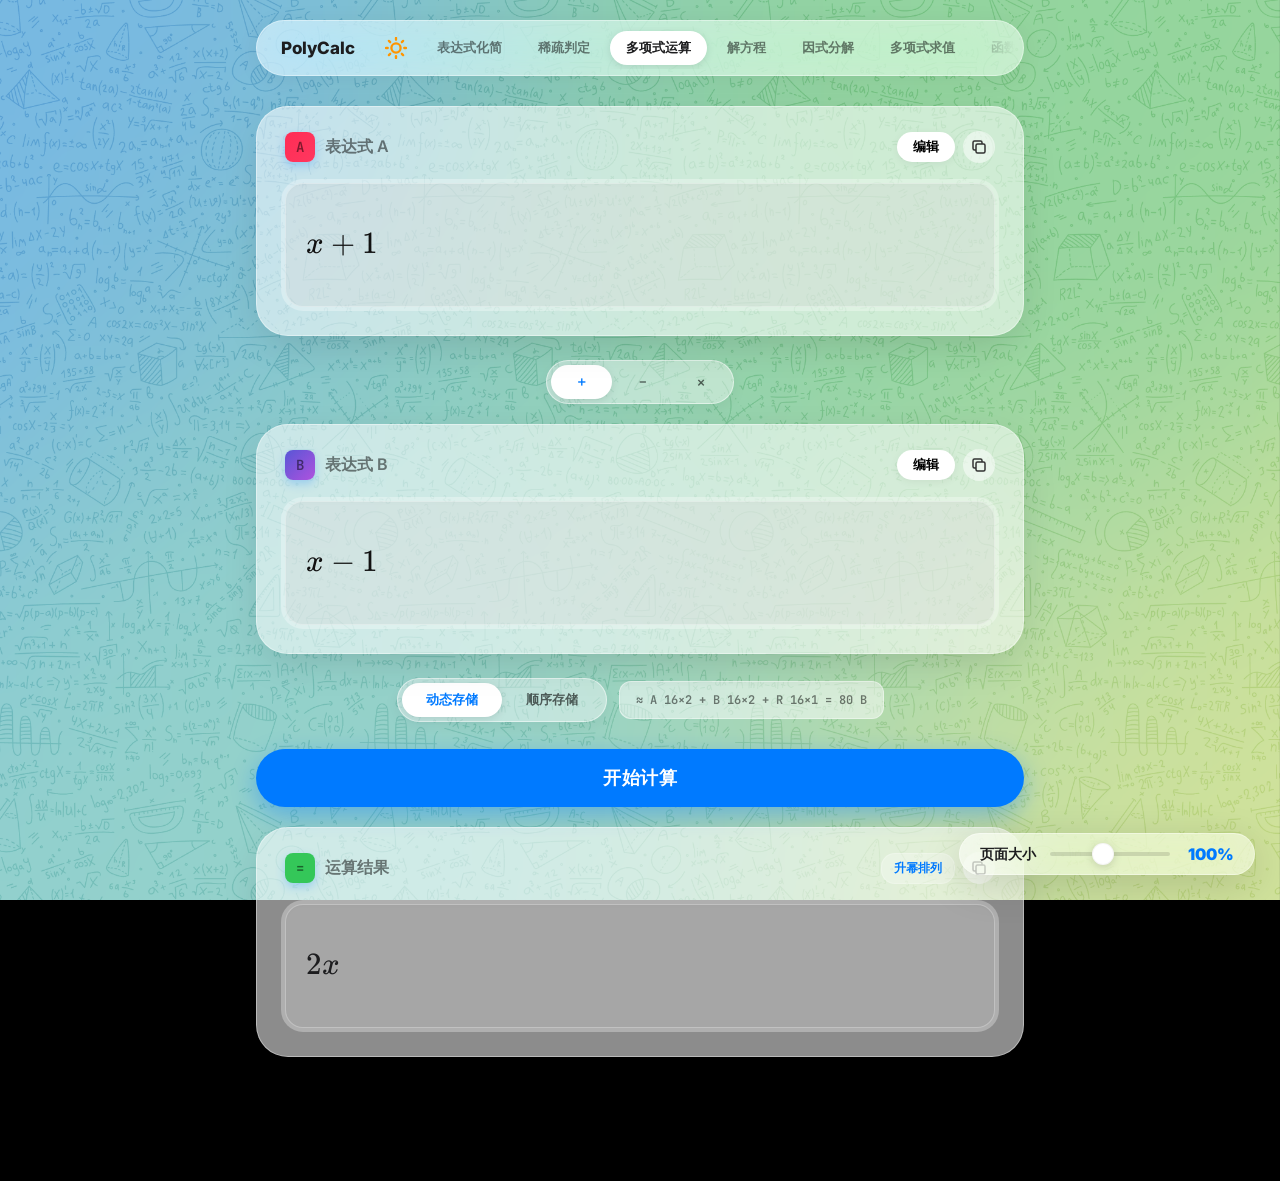
<file: html/operate.html>
<!doctype html>
<html lang="zh-CN">
<head>
    <!-- 引入 manifest -->
    <link rel="manifest" href="../manifest.json">
    <!-- 适配移动端视口 -->
    <meta name="viewport" content="width=device-width, initial-scale=1.0, maximum-scale=1.0, user-scalable=no">
    <!-- 苹果设备的 PWA 图标和状态栏颜色 -->
    <link rel="apple-touch-icon" href="../images/icon-192.png">
    <meta name="apple-mobile-web-app-capable" content="yes">
    <meta name="apple-mobile-web-app-status-bar-style" content="black">

    <meta charset="utf-8" />
    <meta name="viewport" content="width=device-width, initial-scale=1, maximum-scale=1, user-scalable=no" />
    <title>PolyCalc - 多项式运算 (iOS 26 完美适配版)</title>

    <link rel="preconnect" href="https://fonts.googleapis.com">
    <link rel="preconnect" href="https://fonts.gstatic.com" crossorigin>
    <link href="https://fonts.googleapis.com/css2?family=Inter:wght@400;500;600;700;800&family=JetBrains+Mono:wght@400;500&display=swap" rel="stylesheet">

    <link rel="stylesheet" href="./css/app.css" />
    <link rel="stylesheet" href="../latex/katex/katex.min.css" />
    <script src="../latex/katex/katex.min.js"></script>

    <style>
        /* 1. iOS 26 基础环境适配 */
        body {
            color: var(--text-main);
            background-color: #000;
            transition: color 0.4s ease;
            margin: 0;
        }

        .ios-wallpaper {
            position: fixed;
            top: 0;
            left: 0;
            width: 100%;
            height: 100%;
            background-image: var(--ios-wallpaper);
            background-size: cover;
            background-position: center;
            z-index: -2;
        }

        /* 2. 组件材质 */
        .glass-island, .ios-card {
            background: var(--glass-bg) !important;
            border-color: var(--glass-border) !important;
            transition: background 0.4s ease, border-color 0.4s ease !important;
        }

        /* 3. 模态框重构：完全对齐 index.html */
        .ios-modal {
            background: var(--modal-bg) !important;
            border-color: var(--glass-border) !important;
            backdrop-filter: blur(50px) saturate(180%) !important;
            box-shadow: 0 30px 100px rgba(0,0,0,0.5) !important;
            border-radius: 28px !important;
        }

        .modal-body {
            padding: 0 24px 24px !important;
        }

        /* 【输入框】同步 index.html 的紧凑设计 */
        .ios-editor {
            background: transparent !important;
            border: none !important;
            color: var(--text-main) !important;
            padding: 15px 0 2px !important;
            margin-bottom: 0 !important;
            min-height: 32px !important;
            outline: none !important;
            font-size: 20px !important;
            font-family: 'JetBrains Mono', monospace !important;
            resize: none;
            line-height: 1.4;
        }

        /* 【预览条】同步 index.html 的零间距衔接 */
        .modal-preview-bar {
            background: var(--glass-inset) !important;
            border-radius: 20px !important;
            padding: 16px 20px !important;
            margin-top: 0px !important;
            border: none !important;
            transition: background 0.3s ease !important;
        }

        .preview-math {
            background: transparent !important;
            color: var(--text-main) !important;
            padding: 0 !important;
            min-height: 20px;
        }

        .preview-label {
            margin-bottom: 6px !important;
            font-size: 11px !important;
            font-weight: 800 !important;
            text-transform: uppercase;
            letter-spacing: 0.5px;
            opacity: 0.4;
            color: var(--text-main);
        }

        /* 4. 存储切换与空间估算 UI */
        .glass-segment-control {
            display: inline-flex;
            background: rgba(255, 255, 255, 0.4);
            backdrop-filter: blur(20px) saturate(120%);
            border-radius: 99px;
            padding: 4px;
            border: 1px solid rgba(255, 255, 255, 0.5);
            box-shadow: 0 4px 16px rgba(0,0,0,0.05);
            margin-bottom: 0;
        }

        .segment-btn {
            background: transparent;
            border: none;
            padding: 8px 24px;
            border-radius: 99px;
            font-size: 13px;
            font-weight: 700;
            color: rgba(0,0,0,0.6);
            cursor: pointer;
            transition: all 0.3s cubic-bezier(0.25, 0.8, 0.25, 1);
        }

            .segment-btn.active {
                background: #fff;
                color: var(--accent-blue) !important;
                box-shadow: 0 2px 8px rgba(0,0,0,0.1);
            }

        /* 黑夜模式分段控制器 */
        :root[data-theme="dark"] .glass-segment-control {
            background: rgba(28, 28, 30, 0.65);
            border-color: rgba(255, 255, 255, 0.12);
        }

        :root[data-theme="dark"] .segment-btn {
            color: rgba(255, 255, 255, 0.5);
        }

            :root[data-theme="dark"] .segment-btn.active {
                background: #fff;
                color: #1d1d1f !important;
            }

        .storage-row {
            display: flex;
            align-items: center;
            justify-content: center;
            gap: 12px;
            width: 100%;
            margin-bottom: 15px;
            flex-wrap: wrap;
        }

        .store-info-glass {
            background: rgba(255, 255, 255, 0.5);
            padding: 0 16px;
            border-radius: 12px;
            font-family: var(--font-math);
            font-size: 12px;
            font-weight: 600;
            color: rgba(0,0,0,0.5);
            border: 1px solid rgba(255,255,255,0.4);
            box-shadow: inset 0 2px 4px rgba(0,0,0,0.02);
            display: flex;
            align-items: center;
            height: 38px;
            overflow-x: auto;
            white-space: nowrap;
        }

        /* 黑夜模式空间信息框 */
        :root[data-theme="dark"] .store-info-glass {
            background: rgba(255, 255, 255, 0.08) !important;
            color: #ffffff !important;
            border: 1px solid rgba(255, 255, 255, 0.1) !important;
        }

        /* 结果区域按钮左右并排 */
        #result-mini-actions {
            display: flex !important;
            flex-direction: row !important;
            align-items: center !important;
            gap: 8px !important;
        }

        /* 5. 通用 UI 细节 */
        :root[data-theme="dark"] .tab.active {
            background: #fff !important;
            color: #1d1d1f !important;
        }

        .glass-inset {
            background: var(--glass-inset) !important;
        }

        .tab, .card-title-row span {
            color: var(--text-sub) !important;
        }

            .tab.active, .brand, .modal-title, .result-highlight {
                color: var(--text-main) !important;
            }

        .ios-big-btn {
            background: var(--accent-blue) !important;
            font-weight: 700;
        }
    </style>
</head>
<body>
    <div class="ios-wallpaper"></div>

    <div class="app-container">
        <header class="glass-island">
            <div class="brand">PolyCalc</div>
            <div class="tabs-scroll-wrapper">
                <div class="tabs">
                    <a class="tab" href="./index.html">表达式化简</a>
                    <a class="tab" href="./sparse.html">稀疏判定</a>
                    <a class="tab active" href="./operate.html">多项式运算</a>
                    <a class="tab" href="./solve.html">解方程</a>
                    <a class="tab" href="./factor.html">因式分解</a>
                    <a class="tab" href="./eval.html">多项式求值</a>
                    <a class="tab" href="./plot.html">函数图像</a>
                </div>
            </div>
        </header>

        <main class="page-content">
            <section class="ios-card spring-touch">
                <div class="card-title-row">
                    <div class="icon-label"><span class="ios-icon" style="background: linear-gradient(135deg, #FF2D55, #FF375F);">A</span><span>表达式 A</span></div>
                    <div class="mini-actions">
                        <button id="exprAEditBtn" class="ios-btn-pill">编辑</button>
                        <button id="exprACopyBtn" class="ios-btn-circle" title="复制">
                            <svg width="18" height="18" fill="none" stroke="currentColor" stroke-width="2" viewBox="0 0 24 24"><path stroke-linecap="round" stroke-linejoin="round" d="M8 16H6a2 2 0 01-2-2V6a2 2 0 012-2h8a2 2 0 012 2v2m-6 12h8a2 2 0 002-2v-8a2 2 0 00-2-2h-8a2 2 0 00-2 2v8a2 2 0 002 2z"></path></svg>
                        </button>
                    </div>
                </div>
                <div class="content-wrapper"><div id="exprADisplay" class="math-display glass-inset"></div></div>
                <div id="exprAPanel" class="ios-modal hidden">
                    <div class="modal-header">
                        <button id="exprACancelBtn" class="text-btn cancel">取消</button>
                        <span class="modal-title">编辑公式 A</span>
                        <button id="exprAOkBtn" class="text-btn done">确认</button>
                    </div>
                    <div class="modal-body">
                        <textarea id="exprAInput" class="ios-editor" placeholder="x^2 + 1"></textarea>
                        <div class="modal-preview-bar">
                            <div class="preview-label">预览</div>
                            <div id="exprAPreview" class="preview-math math-scroll-view"></div>
                            <div id="exprAErr" class="error-msg"></div>
                        </div>
                    </div>
                </div>
            </section>

            <section class="action-dock spring-touch">
                <div class="glass-segment-control">
                    <button class="segment-btn op-btn active" data-op="add">＋</button>
                    <button class="segment-btn op-btn" data-op="sub">－</button>
                    <button class="segment-btn op-btn" data-op="mul">×</button>
                </div>
            </section>

            <section class="ios-card spring-touch" style="animation-delay: 0.1s;">
                <div class="card-title-row">
                    <div class="icon-label"><span class="ios-icon" style="background: linear-gradient(135deg, #5856D6, #AF52DE);">B</span><span>表达式 B</span></div>
                    <div class="mini-actions">
                        <button id="exprBEditBtn" class="ios-btn-pill">编辑</button>
                        <button id="exprBCopyBtn" class="ios-btn-circle" title="复制">
                            <svg width="18" height="18" fill="none" stroke="currentColor" stroke-width="2" viewBox="0 0 24 24"><path stroke-linecap="round" stroke-linejoin="round" d="M8 16H6a2 2 0 01-2-2V6a2 2 0 012-2h8a2 2 0 012 2v2m-6 12h8a2 2 0 002-2v-8a2 2 0 00-2-2h-8a2 2 0 00-2 2v8a2 2 0 002 2z"></path></svg>
                        </button>
                    </div>
                </div>
                <div class="content-wrapper"><div id="exprBDisplay" class="math-display glass-inset"></div></div>
                <div id="exprBPanel" class="ios-modal hidden">
                    <div class="modal-header">
                        <button id="exprBCancelBtn" class="text-btn cancel">取消</button>
                        <span class="modal-title">编辑公式 B</span>
                        <button id="exprBOkBtn" class="text-btn done">确认</button>
                    </div>
                    <div class="modal-body">
                        <textarea id="exprBInput" class="ios-editor" placeholder="x - 1"></textarea>
                        <div class="modal-preview-bar">
                            <div class="preview-label">预览</div>
                            <div id="exprBPreview" class="preview-math math-scroll-view"></div>
                            <div id="exprBErr" class="error-msg"></div>
                        </div>
                    </div>
                </div>
            </section>

            <section class="action-dock spring-touch" style="animation-delay: 0.15s;">
                <div class="storage-row">
                    <div class="glass-segment-control">
                        <button class="segment-btn store-btn active" data-store="dyn">动态存储</button>
                        <button class="segment-btn store-btn" data-store="seq">顺序存储</button>
                    </div>
                    <div id="storeInfo" class="store-info-glass">≈ --</div>
                </div>
                <button id="btnCalc" class="ios-big-btn"><span>开始计算</span></button>
                <div id="calcMsg" class="status-pill"></div>
            </section>

            <section class="ios-card spring-touch" style="animation-delay: 0.2s;">
                <div class="card-title-row">
                    <div class="icon-label"><span class="ios-icon" style="background: #34C759;">=</span><span>运算结果</span></div>
                    <div id="result-mini-actions" class="mini-actions">
                        <button id="sortOrderBtn" class="ios-btn-pill-blur">升幂排列</button>
                        <button id="exprOutCopyBtn" class="ios-btn-circle" title="复制结果">
                            <svg width="18" height="18" fill="none" stroke="currentColor" stroke-width="2" viewBox="0 0 24 24"><path d="M8 16H6a2 2 0 01-2-2V6a2 2 0 012-2h8a2 2 0 012 2v2m-6 12h8a2 2 0 002-2v-8a2 2 0 00-2-2h-8a2 2 0 00-2 2v8a2 2 0 002 2z"></path></svg>
                        </button>
                    </div>
                </div>
                <div class="content-wrapper">
                    <div id="exprOutDisplay" class="math-display glass-inset result-highlight"></div>
                </div>
            </section>
        </main>
    </div>

    <div id="copySuccessToast" class="copy-success-toast">
        <svg width="20" height="20" viewBox="0 0 24 24" fill="none" stroke="currentColor" stroke-width="2" stroke-linecap="round" stroke-linejoin="round" style="margin-right: 6px;"><polyline points="20 6 9 17 4 12"></polyline></svg>
        <span>已复制</span>
    </div>

    <script src="./js/poly_core.js"></script>
    <script src="./js/ui_shared.js"></script>
    <script src="./js/tabs_scroll.js"></script>
    <script src="./js/page_transition.js"></script>
    <script src="./js/page_operate.js"></script>

    <script>
    if ('serviceWorker' in navigator) {
        window.addEventListener('load', () => {
        // 注意路径：因为 html 文件在 html/ 目录下，所以 sw.js 在上一级目录
        navigator.serviceWorker.register('../sw.js')
            .then(registration => {
            console.log('ServiceWorker 注册成功:', registration.scope);
            })
            .catch(error => {
            console.log('ServiceWorker 注册失败:', error);
            });
        });
    }
    </script>
</body>
</html>
</file>
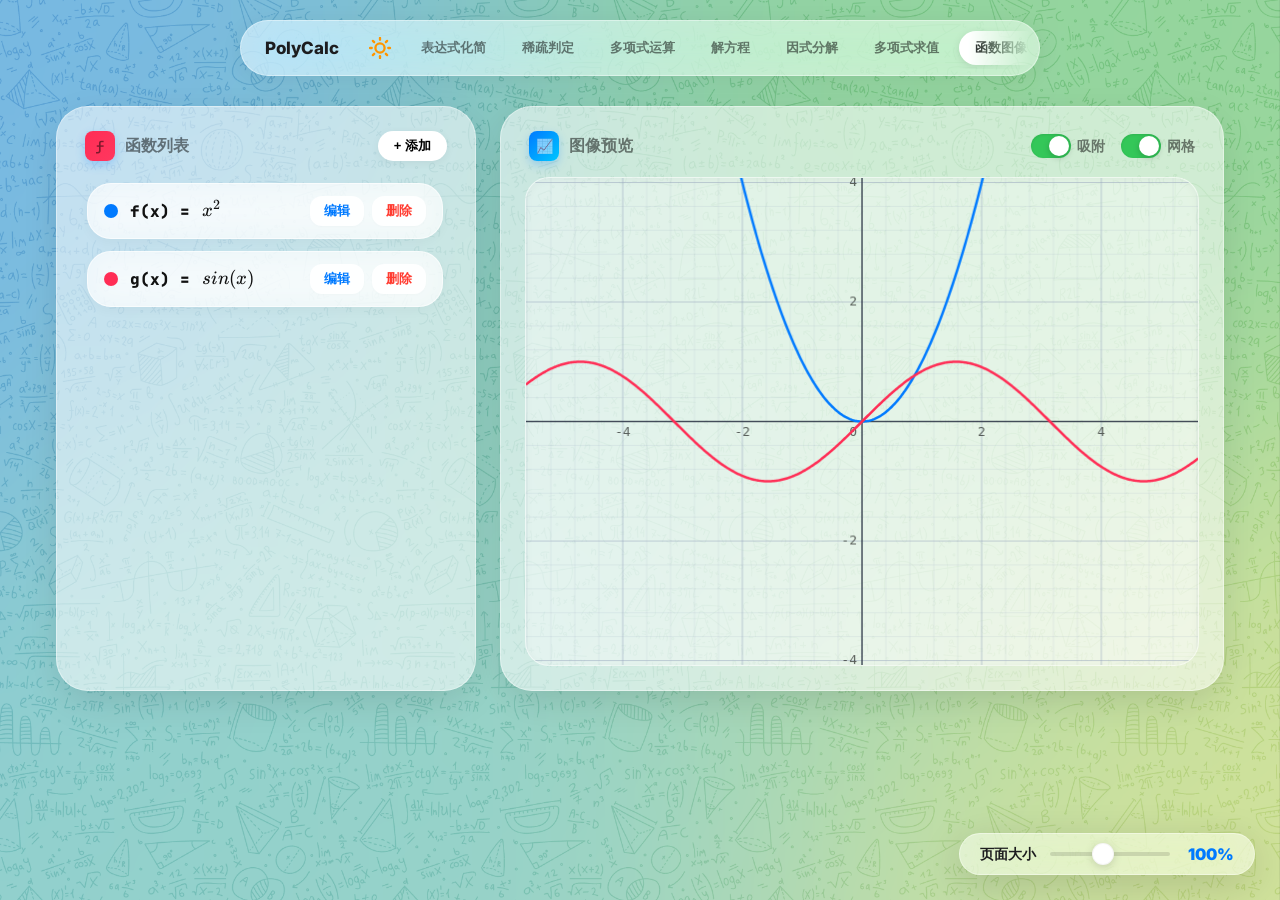
<file: html/plot.html>
<!doctype html>
<html lang="zh-CN">
<head>
    <!-- 引入 manifest -->
    <link rel="manifest" href="../manifest.json">
    <!-- 适配移动端视口 -->
    <meta name="viewport" content="width=device-width, initial-scale=1.0, maximum-scale=1.0, user-scalable=no">
    <!-- 苹果设备的 PWA 图标和状态栏颜色 -->
    <link rel="apple-touch-icon" href="../images/icon-192.png">
    <meta name="apple-mobile-web-app-capable" content="yes">
    <meta name="apple-mobile-web-app-status-bar-style" content="black">

    <meta charset="utf-8" />
    <meta name="viewport" content="width=device-width, initial-scale=1, maximum-scale=1, user-scalable=no" />
    <title>PolyCalc - 函数图像 (iOS 26 完美适配版)</title>

    <link rel="preconnect" href="https://fonts.googleapis.com">
    <link rel="preconnect" href="https://fonts.gstatic.com" crossorigin>
    <link href="https://fonts.googleapis.com/css2?family=Inter:wght@400;500;600;700;800&family=JetBrains+Mono:wght@400;500&display=swap" rel="stylesheet">

    <link rel="stylesheet" href="./css/app.css" />
    <link rel="stylesheet" href="../latex/katex/katex.min.css" />
    <script src="../latex/katex/katex.min.js"></script>

    <style>
        /* 1. iOS 26 基础环境 */
        body { color: var(--text-main); background-color: #000; transition: color 0.4s ease; margin: 0; }
        .ios-wallpaper { position: fixed; top: 0; left: 0; width: 100%; height: 100%; background-image: var(--ios-wallpaper); background-size: cover; background-position: center; z-index: -2; }

        /* 2. 组件材质：恢复纯净的全局玻璃感 */
        .glass-island, .ios-card {
            background: var(--glass-bg) !important;
            border-color: var(--glass-border) !important;
            transition: background 0.4s ease, border-color 0.4s ease !important;
        }

        /* 3. 核心修复：独立限制头部宽度，确保与 index.html 完全一致居中 */
        .plot-app-container { max-width: 1200px; margin: 0 auto; padding: 20px 16px; padding-bottom: 100px; perspective: 1500px; }
        .glass-island { max-width: 800px; margin-left: auto; margin-right: auto; }

        /* 4. 绘图布局结构 */
        .plot-glass-layout { display: flex; gap: 24px; align-items: stretch; height: 65vh; min-height: 500px; }
        
        .plot-sidebar { width: 420px; flex-shrink: 0; display: flex; flex-direction: column; margin-bottom: 0; max-height: 100%; }
        .plot-sidebar .content-wrapper { flex: 1; min-height: 0; display: flex; flex-direction: column; padding: 0; background: transparent; }
        .plot-main { flex: 1; display: flex; flex-direction: column; margin-bottom: 0; max-height: 100%; }
        
        .plot-list-container { flex: 1; min-height: 0; overflow-y: auto; overflow-x: hidden; display: flex; flex-direction: column; gap: 12px; padding: 6px; padding-right: 8px; }
        .plot-list-container::-webkit-scrollbar { width: 6px; }
        .plot-list-container::-webkit-scrollbar-track { background: transparent; margin: 16px 0; }
        .plot-list-container::-webkit-scrollbar-thumb { background: rgba(0,0,0,0.15); border-radius: 4px; }
        .plot-list-container::-webkit-scrollbar-thumb:hover { background: rgba(0,0,0,0.3); }

        /* 5. 模态框与输入框：对齐 index.html 的紧凑设计 */
        .ios-modal {
            background: var(--modal-bg) !important;
            border-color: var(--glass-border) !important;
            backdrop-filter: blur(50px) saturate(180%) !important;
            -webkit-backdrop-filter: blur(50px) saturate(180%) !important;
            box-shadow: 0 30px 100px rgba(0,0,0,0.5) !important;
            border-radius: 28px !important;
        }

        #plotEditPanel.ios-modal {
            position: fixed; top: 50%; left: 50%; transform: translate(-50%, -40%) scale(0.95);
            width: 90%; max-width: 420px; height: auto; z-index: 1000;
        }
        #plotEditPanel .modal-body { padding: 0 24px 24px !important; }

        .ios-editor {
            background: transparent !important; box-shadow: none !important; border: none !important; color: var(--text-main) !important;
            padding: 15px 0 2px !important; margin-bottom: 0 !important; min-height: 32px !important; 
            outline: none !important; font-size: 20px !important; font-family: 'JetBrains Mono', monospace !important; resize: none; line-height: 1.4;
        }

        .modal-preview-bar {
            background: var(--glass-inset) !important; border-radius: 20px !important;
            padding: 16px 20px !important; margin-top: 0px !important; 
            border: none !important; transition: background 0.3s ease !important;
        }

        .preview-math { background: transparent !important; color: var(--text-main) !important; padding: 0 !important; min-height: 20px; }
        .preview-label { margin-bottom: 6px !important; font-size: 11px !important; font-weight: 800 !important; text-transform: uppercase; letter-spacing: 0.5px; opacity: 0.4; color: var(--text-main); }

        /* =========================================
           6. 函数列表项与按钮：彻底还原您独立定制的风格
           ========================================= */
        .plot-item {
            background: rgba(255, 255, 255, 0.6); backdrop-filter: blur(16px); -webkit-backdrop-filter: blur(16px);
            border-radius: 24px; padding: 12px 16px; border: 1px solid rgba(255, 255, 255, 0.6);
            box-shadow: 0 4px 12px rgba(0,0,0,0.03); transition: transform 0.2s var(--ease-spring), background 0.4s ease;
            display: flex; justify-content: space-between; align-items: center; flex-shrink: 0;
        }
        .plot-item:hover { transform: scale(1.02); background: rgba(255, 255, 255, 0.9); box-shadow: 0 8px 24px rgba(0,0,0,0.06); }
        .plot-item.invalid { border-color: rgba(255, 59, 48, 0.4); background: rgba(255, 59, 48, 0.05); }

        .plot-info { display: flex; align-items: center; gap: 12px; flex: 1; overflow: hidden; }
        .plot-color { width: 14px; height: 14px; border-radius: 50%; flex-shrink: 0; }
        .plot-name { font-weight: 800; color: #111; font-family: var(--font-math); font-size: 16px; white-space: nowrap; transition: color 0.4s ease; }
        .plot-latex { color: #111; font-size: 16px; overflow-x: auto; white-space: nowrap; scrollbar-width: none; flex: 1; transition: color 0.4s ease; }
        .plot-latex::-webkit-scrollbar { display: none; }

        .plot-actions { display: flex; gap: 8px; flex-shrink: 0; margin-left: 12px; }
        .plot-edit-btn, .plot-del-btn {
            background: rgba(255, 255, 255, 0.9); border: none; border-radius: 12px; padding: 6px 14px;
            font-size: 13px; font-weight: 700; cursor: pointer; transition: all 0.2s; box-shadow: 0 1px 3px rgba(0,0,0,0.02);
        }
        .plot-edit-btn { color: #007AFF; }
        .plot-del-btn { color: #FF3B30; }
        .plot-edit-btn:hover, .plot-del-btn:hover { background: #fff; box-shadow: 0 2px 8px rgba(0,0,0,0.08); transform: scale(1.05); }

        /* 7. 画布与开关组件 */
        .canvas-wrapper { position: relative; flex: 1; width: 100%; border-radius: 24px; overflow: hidden; background: rgba(255, 255, 255, 0.4); box-shadow: inset 0 2px 8px rgba(0,0,0,0.04); border: 1px solid rgba(255,255,255,0.4); display: flex; transition: background 0.4s ease, border-color 0.4s ease; }
        #plotCanvas { width: 100%; height: 100%; display: block; cursor: default; }
        #plotCanvas.dragging { cursor: grabbing; }

        .ios-switch-wrapper { display: flex; align-items: center; gap: 6px; cursor: pointer; font-size: 14px; font-weight: 600; color: rgba(0,0,0,0.7); user-select: none; }
        .ios-switch-wrapper input { display: none; }
        .ios-switch { width: 40px; height: 24px; background: rgba(0,0,0,0.15); border-radius: 12px; position: relative; transition: background 0.3s; box-shadow: inset 0 1px 3px rgba(0,0,0,0.1); }
        .ios-switch::after { content: ''; position: absolute; top: 2px; left: 2px; width: 20px; height: 20px; background: #fff; border-radius: 50%; box-shadow: 0 2px 6px rgba(0,0,0,0.2); transition: transform 0.3s var(--ease-spring); }
        .ios-switch-wrapper input:checked + .ios-switch { background: #34C759; }
        .ios-switch-wrapper input:checked + .ios-switch::after { transform: translateX(16px); }

        /* 通用 UI 细节 */
        .glass-inset { background: var(--glass-inset) !important; }
        .tab, .card-title-row span { color: var(--text-sub) !important; }
        .tab.active, .brand, .modal-title, .result-highlight { color: var(--text-main) !important; }

        /* =========================================
           8. 黑夜模式深度定制：彻底对齐 index.html
           ========================================= */
        :root[data-theme="dark"] .tab.active { background: #fff !important; color: #1d1d1f !important; box-shadow: 0 4px 12px rgba(0,0,0,0.3); }
        
        /* 【修改】黑夜模式下，“函数列表”和“图像预览”强制灰白字体 */
        :root[data-theme="dark"] .card-title-row .icon-label > span:not(.ios-icon) { color: rgba(255, 255, 255, 0.6) !important; }

        /* 列表项与画布背景：统一更改为系统的 glass-inset 材质 */
        :root[data-theme="dark"] .plot-item,
        :root[data-theme="dark"] .canvas-wrapper { 
            background: var(--glass-inset) !important; 
            border: 1px solid var(--glass-border) !important; 
        }
        :root[data-theme="dark"] .plot-item:hover { background: rgba(255, 255, 255, 0.1) !important; }

        /* 黑夜模式函数公式文字高对比度 */
        :root[data-theme="dark"] .plot-name,
        :root[data-theme="dark"] .plot-latex { color: #ffffff !important; }

        /* 恢复黑夜模式下的独立编辑按钮风格 */
        :root[data-theme="dark"] .plot-edit-btn, 
        :root[data-theme="dark"] .plot-del-btn { background: rgba(255, 255, 255, 0.15); border: none; }
        :root[data-theme="dark"] .plot-edit-btn { color: #0A84FF; }
        :root[data-theme="dark"] .plot-del-btn { color: #FF453A; }
        :root[data-theme="dark"] .plot-edit-btn:hover, 
        :root[data-theme="dark"] .plot-del-btn:hover { background: rgba(255, 255, 255, 0.25); }

        :root[data-theme="dark"] .switch-text { color: rgba(255, 255, 255, 0.6) !important; }
        :root[data-theme="dark"] .ios-switch { background: rgba(255, 255, 255, 0.2); }
        
        /* 添加按钮的黑夜模式适配 */
        :root[data-theme="dark"] .mini-actions button.ios-btn-pill { 
            background: rgba(255, 255, 255, 0.08) !important; color: rgba(255, 255, 255, 0.9) !important; border: none;
        }

        /* 9. 动画定义 */
        #plotEditPanel.ios-modal:not(.hidden):not(.is-closing) { display: flex !important; animation: fadeInPlotModal 0.3s var(--ease-spring) forwards; }
        #plotEditPanel.ios-modal.is-closing { display: flex !important; animation: fadeOutPlotModal 0.2s var(--ease-out) forwards; }
        @keyframes fadeInPlotModal { from { opacity: 0; transform: translate(-50%, -40%) scale(0.95); } to { opacity: 1; transform: translate(-50%, -50%) scale(1); } }
        @keyframes fadeOutPlotModal { from { opacity: 1; transform: translate(-50%, -50%) scale(1); } to { opacity: 0; transform: translate(-50%, -40%) scale(0.95); } }

        @media (max-width: 800px) {
            .plot-glass-layout { flex-direction: column; height: auto; min-height: unset; }
            .plot-sidebar { width: 100%; height: 300px; margin-bottom: 24px; }
            .plot-main { height: 450px; }
        }
    </style>
</head>
<body>
    <div class="ios-wallpaper"></div>

    <div class="app-container plot-app-container">
        
        <header class="glass-island">
            <div class="brand">PolyCalc</div>
            <div class="tabs-scroll-wrapper">
                <div class="tabs">
                    <a class="tab" href="./index.html">表达式化简</a>
                    <a class="tab" href="./sparse.html">稀疏判定</a>
                    <a class="tab" href="./operate.html">多项式运算</a>
                    <a class="tab" href="./solve.html">解方程</a>
                    <a class="tab" href="./factor.html">因式分解</a>
                    <a class="tab" href="./eval.html">多项式求值</a>
                    <a class="tab active" href="./plot.html">函数图像</a>
                </div>
            </div>
        </header>

        <main class="page-content">
            <div class="plot-glass-layout">
                
                <section class="ios-card plot-sidebar spring-touch">
                    <div class="card-title-row">
                        <div class="icon-label">
                            <span class="ios-icon" style="background: linear-gradient(135deg, #FF2D55, #FF375F);">ƒ</span>
                            <span>函数列表</span> </div>
                        <div class="mini-actions">
                            <button id="addFuncBtn" class="ios-btn-pill">+ 添加</button>
                        </div>
                    </div>
                    <div class="content-wrapper">
                        <div id="plotList" class="plot-list-container"></div>
                    </div>
                </section>

                <section class="ios-card plot-main spring-touch" style="animation-delay: 0.1s;">
                    <div class="card-title-row">
                        <div class="icon-label">
                            <span class="ios-icon" style="background: linear-gradient(135deg, #007AFF, #00C6FF);">📈</span>
                            <span>图像预览</span> </div>
                        <div class="mini-actions">
                            <label class="ios-switch-wrapper" style="margin-right: 8px;">
                                <input id="snapToggle" type="checkbox" checked />
                                <span class="ios-switch"></span>
                                <span class="switch-text">吸附</span>
                            </label>
                            <label class="ios-switch-wrapper">
                                <input id="gridToggle" type="checkbox" checked />
                                <span class="ios-switch"></span>
                                <span class="switch-text">网格</span>
                            </label>
                        </div>
                    </div>
                    <div class="canvas-wrapper">
                        <canvas id="plotCanvas"></canvas>
                    </div>
                </section>

            </div>
        </main>
    </div>

    <div id="plotEditPanel" class="ios-modal hidden">
        <div class="modal-header">
            <button id="plotEditCancelBtn" class="text-btn cancel">取消</button>
            <span class="modal-title">编辑函数</span>
            <button id="plotEditOkBtn" class="text-btn done">确认</button>
        </div>
        <div class="modal-body">
            <textarea id="plotEditInput" class="ios-editor" placeholder="例如：x^2 + 1"></textarea>
            <div class="modal-preview-bar">
                <div class="preview-label">预览</div>
                <div id="plotEditPreview" class="preview-math math-scroll-view"></div>
            </div>
        </div>
    </div>

    <script src="./js/tabs_scroll.js"></script>
    <script src="./js/page_transition.js"></script>
    <script src="./js/page_plot.js"></script>

    <script>
    if ('serviceWorker' in navigator) {
        window.addEventListener('load', () => {
        // 注意路径：因为 html 文件在 html/ 目录下，所以 sw.js 在上一级目录
        navigator.serviceWorker.register('../sw.js')
            .then(registration => {
            console.log('ServiceWorker 注册成功:', registration.scope);
            })
            .catch(error => {
            console.log('ServiceWorker 注册失败:', error);
            });
        });
    }
    </script>
</body>
</html>
</file>
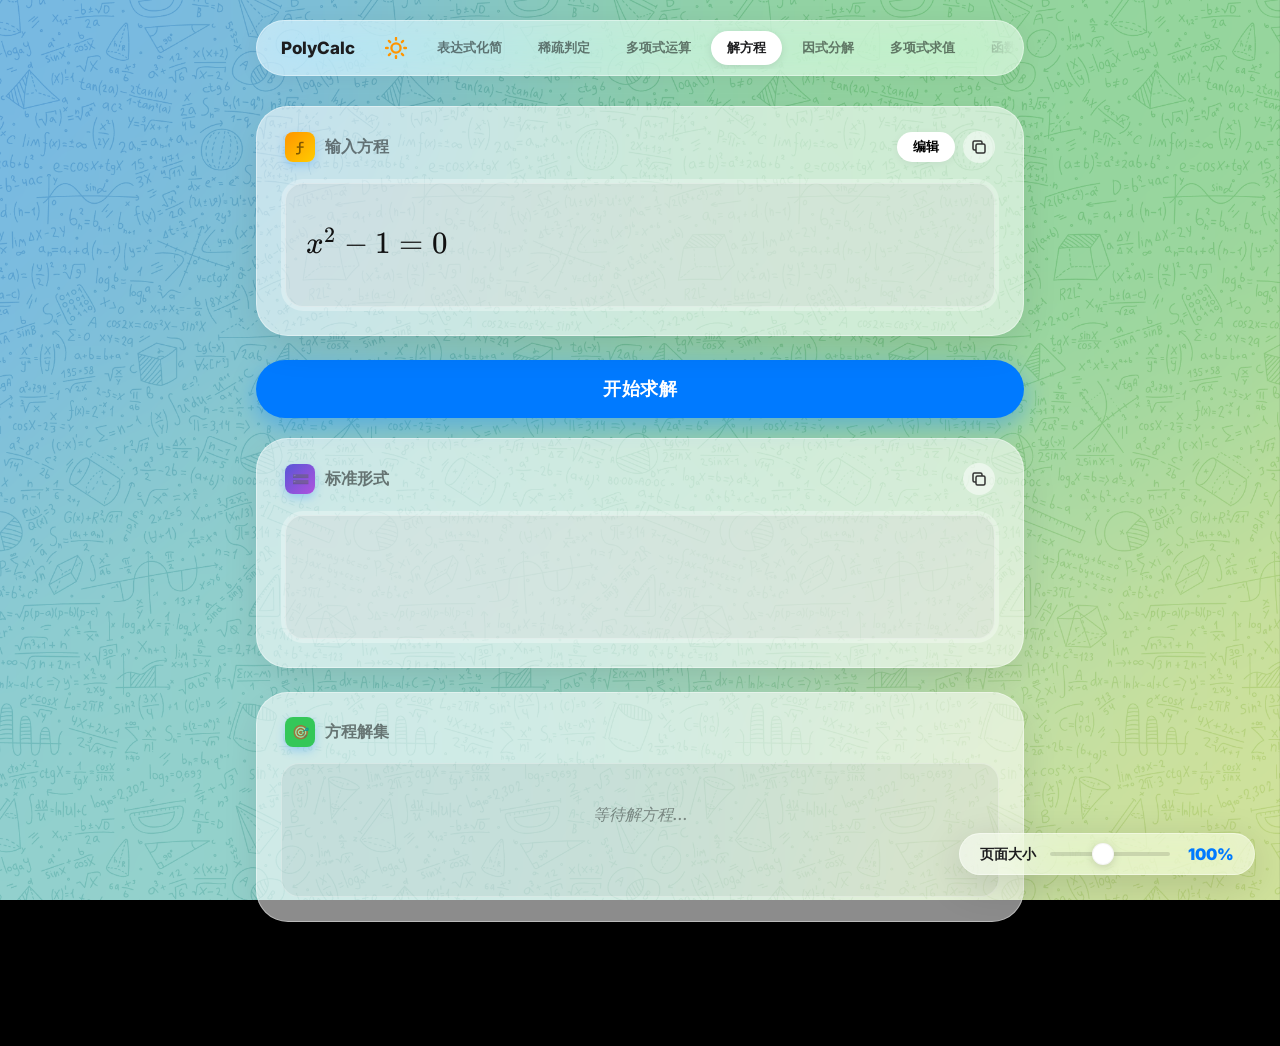
<file: html/solve.html>
<!doctype html>
<html lang="zh-CN">
<head>
    <!-- 引入 manifest -->
    <link rel="manifest" href="../manifest.json">
    <!-- 适配移动端视口 -->
    <meta name="viewport" content="width=device-width, initial-scale=1.0, maximum-scale=1.0, user-scalable=no">
    <!-- 苹果设备的 PWA 图标和状态栏颜色 -->
    <link rel="apple-touch-icon" href="../images/icon-192.png">
    <meta name="apple-mobile-web-app-capable" content="yes">
    <meta name="apple-mobile-web-app-status-bar-style" content="black">

    <meta charset="utf-8" />
    <meta name="viewport" content="width=device-width, initial-scale=1, maximum-scale=1, user-scalable=no" />
    <title>PolyCalc - 解方程 (iOS 26 完美适配版)</title>

    <link rel="preconnect" href="https://fonts.googleapis.com">
    <link rel="preconnect" href="https://fonts.gstatic.com" crossorigin>
    <link href="https://fonts.googleapis.com/css2?family=Inter:wght@400;500;600;700;800&family=JetBrains+Mono:wght@400;500&display=swap" rel="stylesheet">

    <link rel="stylesheet" href="./css/app.css" />
    <link rel="stylesheet" href="../latex/katex/katex.min.css" />
    <script src="../latex/katex/katex.min.js"></script>

    <style>
        /* 1. iOS 26 皮肤与壁纸基础环境 */
        body {
            color: var(--text-main);
            background-color: #000;
            transition: color 0.4s ease;
            margin: 0;
        }

        .ios-wallpaper {
            position: fixed;
            top: 0;
            left: 0;
            width: 100%;
            height: 100%;
            background-image: var(--ios-wallpaper);
            background-size: cover;
            background-position: center;
            z-index: -2;
        }

        /* 2. 组件材质 */
        .glass-island, .ios-card {
            background: var(--glass-bg) !important;
            border-color: var(--glass-border) !important;
            transition: background 0.4s ease, border-color 0.4s ease !important;
        }

        /* 3. 模态框重构：完全对齐 index.html */
        .ios-modal {
            background: var(--modal-bg) !important;
            border-color: var(--glass-border) !important;
            backdrop-filter: blur(50px) saturate(180%) !important;
            -webkit-backdrop-filter: blur(50px) saturate(180%) !important;
            box-shadow: 0 30px 100px rgba(0,0,0,0.5) !important;
            border-radius: 28px !important;
        }

        .modal-body {
            padding: 0 24px 24px !important;
        }

        .ios-editor {
            background: transparent !important;
            box-shadow: none !important;
            border: none !important;
            color: var(--text-main) !important;
            padding: 15px 0 2px !important;
            margin-bottom: 0 !important;
            min-height: 32px !important;
            outline: none !important;
            font-size: 20px !important;
            font-family: 'JetBrains Mono', monospace !important;
            resize: none;
            line-height: 1.4;
        }

        .modal-preview-bar {
            background: var(--glass-inset) !important;
            border-radius: 20px !important;
            padding: 16px 20px !important;
            margin-top: 0px !important;
            border: none !important;
            transition: background 0.3s ease !important;
        }

        .preview-math {
            background: transparent !important;
            color: var(--text-main) !important;
            padding: 0 !important;
            min-height: 20px;
        }

        .preview-label {
            margin-bottom: 6px !important;
            font-size: 11px !important;
            font-weight: 800 !important;
            text-transform: uppercase;
            letter-spacing: 0.5px;
            opacity: 0.4;
            color: var(--text-main);
        }

        /* 4. 解方程页面专属样式 */
        .solve-result {
            width: 100%;
        }

        .solve-summary {
            font-size: 14px;
            font-weight: 600;
            color: var(--accent-blue);
            text-align: center;
            margin-bottom: 16px;
            background: rgba(0, 122, 255, 0.1);
            padding: 6px 16px;
            border-radius: 99px;
            display: inline-block;
            position: relative;
            left: 50%;
            transform: translateX(-50%);
        }

        .solve-list {
            display: flex;
            flex-direction: column;
            gap: 10px;
        }

        .solve-line {
            background: rgba(255, 255, 255, 0.6);
            backdrop-filter: blur(10px);
            -webkit-backdrop-filter: blur(10px);
            padding: 14px 20px;
            border-radius: 16px;
            border: 1px solid rgba(255, 255, 255, 0.8);
            box-shadow: 0 4px 12px rgba(0, 0, 0, 0.03);
            display: flex;
            justify-content: center;
            align-items: center;
            font-size: 20px;
            color: #111;
            transition: transform 0.2s ease;
        }

            .solve-line:hover {
                transform: scale(1.01);
                background: rgba(255, 255, 255, 0.8);
            }

        .solve-hint {
            color: rgba(0, 0, 0, 0.4);
            font-style: italic;
            text-align: center;
            padding: 20px;
            font-weight: 500;
        }

        .solve-error {
            color: var(--danger);
            font-weight: 600;
            text-align: center;
            padding: 16px;
            background: var(--danger-bg);
            border-radius: 16px;
            border: 1px solid rgba(255, 59, 48, 0.2);
        }

        /* 5. 黑夜模式专项适配 */
        :root[data-theme="dark"] .tab.active {
            background: #fff !important;
            color: #1d1d1f !important;
            box-shadow: 0 4px 12px rgba(0,0,0,0.3);
        }

        :root[data-theme="dark"] .mini-actions button {
            background: rgba(255, 255, 255, 0.08) !important;
            color: rgba(255, 255, 255, 0.8) !important;
        }

        :root[data-theme="dark"] .solve-line {
            background: rgba(255, 255, 255, 0.05);
            border-color: rgba(255, 255, 255, 0.1);
            color: #fff;
        }

        :root[data-theme="dark"] .solve-hint {
            color: rgba(255, 255, 255, 0.3);
        }

        /* 6. 通用 UI 细节 */
        .glass-inset {
            background: var(--glass-inset) !important;
        }

        .tab, .card-title-row span {
            color: var(--text-sub) !important;
        }

            .tab.active, .brand, .modal-title, .result-highlight {
                color: var(--text-main) !important;
            }

        .ios-big-btn {
            background: var(--accent-blue) !important;
            font-weight: 700;
        }
    </style>
</head>
<body>
    <div class="ios-wallpaper"></div>

    <div class="app-container">
        <header class="glass-island">
            <div class="brand">PolyCalc</div>
            <div class="tabs-scroll-wrapper">
                <div class="tabs">
                    <a class="tab" href="./index.html">表达式化简</a>
                    <a class="tab" href="./sparse.html">稀疏判定</a>
                    <a class="tab" href="./operate.html">多项式运算</a>
                    <a class="tab active" href="./solve.html">解方程</a>
                    <a class="tab" href="./factor.html">因式分解</a>
                    <a class="tab" href="./eval.html">多项式求值</a>
                    <a class="tab" href="./plot.html">函数图像</a>
                </div>
            </div>
        </header>

        <main class="page-content">
            <section class="ios-card spring-touch">
                <div class="card-title-row">
                    <div class="icon-label"><span class="ios-icon" style="background: linear-gradient(135deg, #FF9500, #FFCC00);">ƒ</span><span>输入方程</span></div>
                    <div class="mini-actions">
                        <button id="exprInEditBtn" class="ios-btn-pill">编辑</button>
                        <button id="exprInCopyBtn" class="ios-btn-circle" title="复制">
                            <svg width="18" height="18" fill="none" stroke="currentColor" stroke-width="2" viewBox="0 0 24 24"><path d="M8 16H6a2 2 0 01-2-2V6a2 2 0 012-2h8a2 2 0 012 2v2m-6 12h8a2 2 0 002-2v-8a2 2 0 00-2-2h-8a2 2 0 00-2 2v8a2 2 0 002 2z"></path></svg>
                        </button>
                    </div>
                </div>
                <div class="content-wrapper"><div id="exprInDisplay" class="math-display glass-inset"></div></div>

                <div id="exprInPanel" class="ios-modal hidden">
                    <div class="modal-header">
                        <button id="exprInCancelBtn" class="text-btn cancel">取消</button>
                        <span class="modal-title">编辑方程</span>
                        <button id="exprInOkBtn" class="text-btn done">确认</button>
                    </div>
                    <div class="modal-body">
                        <textarea id="exprInInput" class="ios-editor" placeholder="例如：x^2 - 1 = 0"></textarea>
                        <div class="modal-preview-bar">
                            <div class="preview-label">预览</div>
                            <div id="exprInPreview" class="preview-math math-scroll-view"></div>
                            <div id="exprInErr" class="error-msg"></div>
                        </div>
                    </div>
                </div>
            </section>

            <section class="action-dock spring-touch">
                <button id="btnSolve" class="ios-big-btn"><span>开始求解</span></button>
                <div id="solveMsg" class="status-pill"></div>
            </section>

            <section class="ios-card spring-touch" style="animation-delay: 0.1s;">
                <div class="card-title-row">
                    <div class="icon-label"><span class="ios-icon" style="background: linear-gradient(135deg, #5856D6, #AF52DE);">🟰</span><span>标准形式</span></div>
                    <div class="mini-actions">
                        <button id="eqOutCopyBtn" class="ios-btn-circle" title="复制结果">
                            <svg width="18" height="18" fill="none" stroke="currentColor" stroke-width="2" viewBox="0 0 24 24"><path d="M8 16H6a2 2 0 01-2-2V6a2 2 0 012-2h8a2 2 0 012 2v2m-6 12h8a2 2 0 002-2v-8a2 2 0 00-2-2h-8a2 2 0 00-2 2v8a2 2 0 002 2z"></path></svg>
                        </button>
                    </div>
                </div>
                <div class="content-wrapper"><div id="eqOutDisplay" class="math-display glass-inset result-highlight"></div></div>
            </section>

            <section class="ios-card spring-touch" style="animation-delay: 0.2s;">
                <div class="card-title-row">
                    <div class="icon-label"><span class="ios-icon" style="background: #34C759;">🎯</span><span>方程解集</span></div>
                </div>
                <div class="content-wrapper" style="background: transparent; padding: 0;">
                    <div id="solveResult" class="solve-result glass-inset">
                        <div class="solve-hint">等待解方程...</div>
                    </div>
                </div>
            </section>
        </main>
    </div>

    <div id="copySuccessToast" class="copy-success-toast">
        <svg width="20" height="20" viewBox="0 0 24 24" fill="none" stroke="currentColor" stroke-width="2" style="margin-right: 6px;"><polyline points="20 6 9 17 4 12"></polyline></svg>
        <span>已复制</span>
    </div>

    <script src="./js/poly_core.js"></script>
    <script src="./js/ui_shared.js"></script>
    <script src="./js/tabs_scroll.js"></script>
    <script src="./js/page_transition.js"></script>
    <script src="./js/page_solve.js"></script>

    <script>
    if ('serviceWorker' in navigator) {
        window.addEventListener('load', () => {
        // 注意路径：因为 html 文件在 html/ 目录下，所以 sw.js 在上一级目录
        navigator.serviceWorker.register('../sw.js')
            .then(registration => {
            console.log('ServiceWorker 注册成功:', registration.scope);
            })
            .catch(error => {
            console.log('ServiceWorker 注册失败:', error);
            });
        });
    }
    </script>

</body>
</html>
</file>
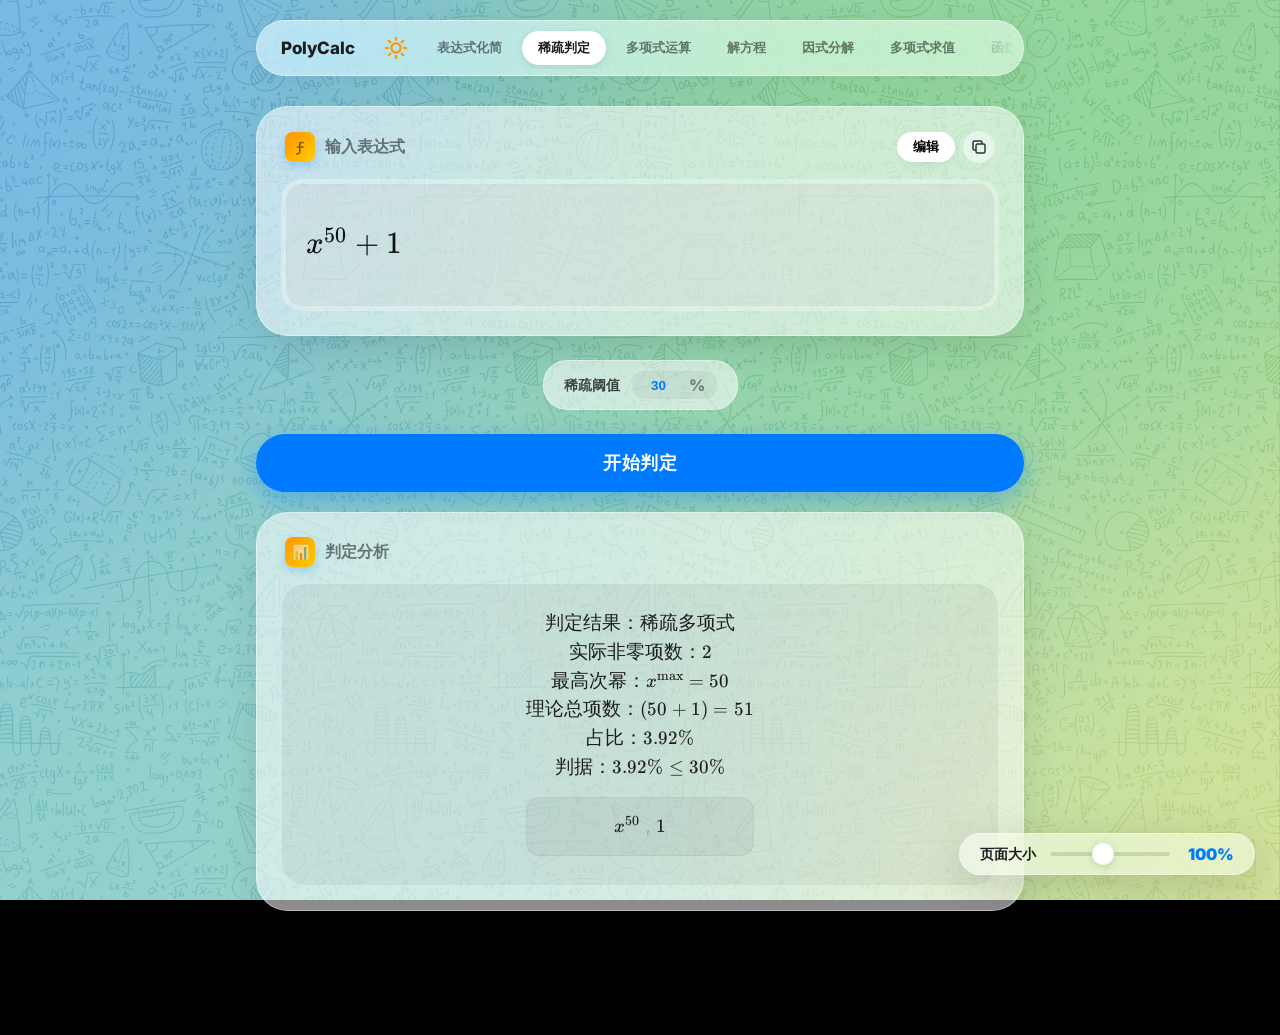
<file: html/sparse.html>
<!doctype html>
<html lang="zh-CN">
<head>
    <!-- 引入 manifest -->
    <link rel="manifest" href="../manifest.json">
    <!-- 适配移动端视口 -->
    <meta name="viewport" content="width=device-width, initial-scale=1.0, maximum-scale=1.0, user-scalable=no">
    <!-- 苹果设备的 PWA 图标和状态栏颜色 -->
    <link rel="apple-touch-icon" href="../images/icon-192.png">
    <meta name="apple-mobile-web-app-capable" content="yes">
    <meta name="apple-mobile-web-app-status-bar-style" content="black">

    <meta charset="utf-8" />
    <meta name="viewport" content="width=device-width, initial-scale=1, maximum-scale=1, user-scalable=no" />
    <title>PolyCalc - 稀疏判定 (iOS 26 完美适配版)</title>

    <link rel="preconnect" href="https://fonts.googleapis.com">
    <link rel="preconnect" href="https://fonts.gstatic.com" crossorigin>
    <link href="https://fonts.googleapis.com/css2?family=Inter:wght@400;500;600;700;800&family=JetBrains+Mono:wght@400;500&display=swap" rel="stylesheet">

    <link rel="stylesheet" href="./css/app.css" />
    <link rel="stylesheet" href="../latex/katex/katex.min.css" />
    <script src="../latex/katex/katex.min.js"></script>

    <style>
        /* 1. iOS 26 基础环境适配 */
        body {
            color: var(--text-main);
            background-color: #000;
            transition: color 0.4s ease;
            margin: 0;
        }

        .ios-wallpaper {
            position: fixed;
            top: 0;
            left: 0;
            width: 100%;
            height: 100%;
            background-image: var(--ios-wallpaper);
            background-size: cover;
            background-position: center;
            z-index: -2;
            /* 移除 transition 以匹配最新 index.html 逻辑 */
        }

        /* 2. 组件材质 */
        .glass-island, .ios-card {
            background: var(--glass-bg) !important;
            border-color: var(--glass-border) !important;
            transition: background 0.4s ease, border-color 0.4s ease !important;
        }

        /* 3. 模态框重构：完全对齐 index.html */
        .ios-modal {
            background: var(--modal-bg) !important;
            border-color: var(--glass-border) !important;
            backdrop-filter: blur(50px) saturate(180%) !important;
            -webkit-backdrop-filter: blur(50px) saturate(180%) !important;
            box-shadow: 0 30px 100px rgba(0,0,0,0.5) !important;
            border-radius: 28px !important;
        }

        .modal-body {
            padding: 0 24px 24px !important;
        }

        .ios-editor {
            background: transparent !important;
            box-shadow: none !important;
            border: none !important;
            color: var(--text-main) !important;
            padding: 15px 0 2px !important;
            margin-bottom: 0 !important;
            min-height: 32px !important;
            outline: none !important;
            font-size: 20px !important;
            font-family: 'JetBrains Mono', monospace !important;
            resize: none;
            line-height: 1.4;
        }

        .modal-preview-bar {
            background: var(--glass-inset) !important;
            border-radius: 20px !important;
            padding: 16px 20px !important;
            margin-top: 0px !important;
            border: none !important;
            transition: background 0.3s ease !important;
        }

        .preview-math {
            background: transparent !important;
            color: var(--text-main) !important;
            padding: 0 !important;
            min-height: 20px;
        }

        .preview-label {
            margin-bottom: 6px !important;
            font-size: 11px !important;
            font-weight: 800 !important;
            text-transform: uppercase;
            letter-spacing: 0.5px;
            opacity: 0.4;
            color: var(--text-main);
        }

        /* 4. 判定分析专修 */
        #sparseResult {
            line-height: 1.8;
            font-size: 16px;
            width: 100%;
        }

        /* 黑夜模式强制文字纯白 */
        :root[data-theme="dark"] #sparseResult,
        :root[data-theme="dark"] #sparseResult * {
            color: #ffffff !important;
        }

            :root[data-theme="dark"] #sparseResult b,
            :root[data-theme="dark"] #sparseResult strong {
                font-weight: 800;
            }

        /* 【核心修改】项数显示框：支持水平拉条与黑夜模式灰黑色背景 */
        .sparse-terms-box {
            margin: 15px 0 4px;
            padding: 14px 18px;
            border-radius: 14px;
            overflow-x: auto; /* 开启水平拉条 */
            white-space: nowrap;
            background: rgba(0, 0, 0, 0.05); /* 白天默认 */
            border: 1px solid rgba(0, 0, 0, 0.05);
            transition: background 0.4s ease;
        }

            /* iOS 风格极简拉条 */
            .sparse-terms-box::-webkit-scrollbar {
                height: 4px;
            }

            .sparse-terms-box::-webkit-scrollbar-thumb {
                background: rgba(0, 0, 0, 0.1);
                border-radius: 10px;
            }

        /* 黑夜模式背景：换为灰黑色 */
        :root[data-theme="dark"] .sparse-terms-box {
            background: rgba(255, 255, 255, 0.08) !important;
            border: 1px solid rgba(255, 255, 255, 0.1) !important;
        }

            :root[data-theme="dark"] .sparse-terms-box::-webkit-scrollbar-thumb {
                background: rgba(255, 255, 255, 0.2);
            }

        .term-sep {
            margin: 0 6px;
            opacity: 0.3;
        }

        /* 5. 阈值控制组 */
        .glass-control-group {
            display: flex;
            align-items: center;
            gap: 12px;
            background: var(--glass-bg);
            padding: 10px 20px;
            border-radius: 24px;
            border: 1px solid var(--glass-border);
            margin-bottom: 12px;
        }

        .glass-input-wrapper {
            display: flex;
            align-items: center;
            background: var(--glass-inset);
            border-radius: 12px;
            padding: 4px 12px;
        }

            .glass-input-wrapper input {
                border: none;
                background: transparent;
                width: 45px;
                font-weight: 700;
                text-align: center;
                outline: none;
                color: var(--accent-blue);
            }

        /* 6. 通用 UI 细节 */
        :root[data-theme="dark"] .tab.active {
            background: #fff !important;
            color: #1d1d1f !important;
        }

        :root[data-theme="dark"] .mini-actions button {
            background: rgba(255, 255, 255, 0.08) !important;
            color: rgba(255, 255, 255, 0.8) !important;
        }

        .glass-inset {
            background: var(--glass-inset) !important;
        }

        .tab, .card-title-row span {
            color: var(--text-sub) !important;
        }

            .tab.active, .brand, .modal-title, .result-highlight {
                color: var(--text-main) !important;
            }

        .ios-big-btn {
            background: var(--accent-blue) !important;
            font-weight: 700;
        }
    </style>
</head>
<body>
    <div class="ios-wallpaper"></div>

    <div class="app-container">
        <header class="glass-island">
            <div class="brand">PolyCalc</div>
            <div class="tabs-scroll-wrapper">
                <div class="tabs">
                    <a class="tab" href="./index.html">表达式化简</a>
                    <a class="tab active" href="./sparse.html">稀疏判定</a>
                    <a class="tab" href="./operate.html">多项式运算</a>
                    <a class="tab" href="./solve.html">解方程</a>
                    <a class="tab" href="./factor.html">因式分解</a>
                    <a class="tab" href="./eval.html">多项式求值</a>
                    <a class="tab" href="./plot.html">函数图像</a>
                </div>
            </div>
        </header>

        <main class="page-content">
            <section class="ios-card spring-touch">
                <div class="card-title-row">
                    <div class="icon-label"><span class="ios-icon" style="background: linear-gradient(135deg, #FF9500, #FFCC00);">ƒ</span><span>输入表达式</span></div>
                    <div class="mini-actions">
                        <button id="exprInEditBtn" class="ios-btn-pill">编辑</button>
                        <button id="exprInCopyBtn" class="ios-btn-circle" title="复制">
                            <svg width="18" height="18" fill="none" stroke="currentColor" stroke-width="2" viewBox="0 0 24 24"><path d="M8 16H6a2 2 0 01-2-2V6a2 2 0 012-2h8a2 2 0 012 2v2m-6 12h8a2 2 0 002-2v-8a2 2 0 00-2-2h-8a2 2 0 00-2 2v8a2 2 0 002 2z"></path></svg>
                        </button>
                    </div>
                </div>
                <div class="content-wrapper">
                    <div id="exprInDisplay" class="math-display glass-inset"></div>
                </div>

                <div id="exprInPanel" class="ios-modal hidden">
                    <div class="modal-header">
                        <button id="exprInCancelBtn" class="text-btn cancel">取消</button>
                        <span class="modal-title">编辑公式</span>
                        <button id="exprInOkBtn" class="text-btn done">确认</button>
                    </div>
                    <div class="modal-body">
                        <textarea id="exprInInput" class="ios-editor" placeholder="(x+1)^2"></textarea>
                        <div class="modal-preview-bar">
                            <div class="preview-label">预览</div>
                            <div id="exprInPreview" class="preview-math math-scroll-view"></div>
                            <div id="exprInErr" class="error-msg"></div>
                        </div>
                    </div>
                </div>
            </section>

            <section class="action-dock spring-touch">
                <div class="glass-control-group">
                    <label for="thresholdVal" style="font-size: 14px; font-weight: 800; opacity: 0.8;">稀疏阈值</label>
                    <div class="glass-input-wrapper">
                        <input type="number" id="thresholdVal" value="30" min="1" max="100" step="1">
                        <span class="addon" style="opacity:0.5; font-weight:800;">%</span>
                    </div>
                </div>
                <button id="btnSimplify" class="ios-big-btn"><span>开始判定</span></button>
                <div id="simplifyMsg" class="status-pill"></div>
            </section>

            <section class="ios-card spring-touch" style="animation-delay: 0.1s;">
                <div class="card-title-row">
                    <div class="icon-label"><span class="ios-icon" style="background: linear-gradient(135deg, #FF9500, #FFCC00);">📊</span><span>判定分析</span></div>
                </div>
                <div class="content-wrapper" style="background: transparent; padding: 0;">
                    <div id="sparseResult" class="glass-inset" style="min-height: 120px; width: 100%; border-radius: 24px; padding: 25px; box-sizing: border-box; display: flex; flex-direction: column; align-items: center; justify-content: center; text-align: center;">
                        <div style="opacity: 0.5; font-style: italic;">等待计算...</div>
                    </div>
                </div>
            </section>
        </main>
    </div>

    <div id="copySuccessToast" class="copy-success-toast">
        <svg width="20" height="20" viewBox="0 0 24 24" fill="none" stroke="currentColor" stroke-width="2" style="margin-right: 6px;"><polyline points="20 6 9 17 4 12"></polyline></svg>
        <span>已复制</span>
    </div>

    <script src="./js/poly_core.js"></script>
    <script src="./js/ui_shared.js"></script>
    <script src="./js/tabs_scroll.js"></script>
    <script src="./js/page_transition.js"></script>
    <script src="./js/page_sparse.js"></script>


    <script>
    if ('serviceWorker' in navigator) {
        window.addEventListener('load', () => {
        // 注意路径：因为 html 文件在 html/ 目录下，所以 sw.js 在上一级目录
        navigator.serviceWorker.register('../sw.js')
            .then(registration => {
            console.log('ServiceWorker 注册成功:', registration.scope);
            })
            .catch(error => {
            console.log('ServiceWorker 注册失败:', error);
            });
        });
    }
    </script>
    </body>
</html>
</file>
<file: html/css/app.css>
/* === CSS代码文件: app.css === */

:root {
    --font-ui: 'Inter', -apple-system, BlinkMacSystemFont, "SF Pro Text", sans-serif;
    --font-math: 'JetBrains Mono', 'Fira Code', monospace;
    --glass-bg: rgba(255, 255, 255, 0.45);
    --glass-border: rgba(255, 255, 255, 0.5);
    --accent-blue: #007AFF;
    --text-main: #1D1D1F;
    --danger: #FF3B30;
    --danger-bg: rgba(255, 59, 48, 0.1);
    --ease-spring: cubic-bezier(0.34, 1.56, 0.64, 1);
    --ease-out: cubic-bezier(0.25, 0.46, 0.45, 0.94);
    --scroll-thumb: rgba(0, 0, 0, 0.25);
    --scroll-thumb-hover: rgba(0, 0, 0, 0.45);
}

* {
    box-sizing: border-box;
    -webkit-tap-highlight-color: transparent;
}

body {
    margin: 0;
    font-family: var(--font-ui);
    color: var(--text-main);
    overflow-x: hidden;
    min-height: 100vh;
}

/* --- 1. 壁纸 --- */
.ios-wallpaper {
    position: fixed;
    top: 0;
    left: 0;
    width: 100%;
    height: 100%;
    z-index: -1;
    background-image: url('../../images/day.png');
    background-size: cover;
    background-position: center center;
    background-repeat: no-repeat;
}

.app-container {
    max-width: 800px;
    margin: 0 auto;
    padding: 20px 16px;
    padding-bottom: 100px;
    /* 为转盘动画赋予 3D 透视深度 */
    perspective: 1500px;
}

/* --- 2. 导航栏 --- */
.glass-island {
    display: flex;
    align-items: center;
    background: rgba(255, 255, 255, 0.6);
    backdrop-filter: blur(30px) saturate(180%);
    -webkit-backdrop-filter: blur(30px) saturate(180%);
    border-radius: 99px;
    padding: 6px 8px;
    margin-bottom: 30px;
    border: 1px solid var(--glass-border);
    box-shadow: 0 4px 24px rgba(0,0,0,0.06);
}

.brand {
    padding: 0 16px;
    font-weight: 800;
    font-size: 17px;
    color: var(--text-main); /* 修改：自动适配黑夜模式纯白 */
    white-space: nowrap;
}

.tabs-scroll-wrapper {
    flex: 1;
    overflow: hidden;
    mask-image: linear-gradient(to right, transparent, black 15px, black 90%, transparent);
    -webkit-mask-image: linear-gradient(to right, transparent, black 15px, black 90%, transparent);
}

.tabs {
    display: flex;
    gap: 4px;
    overflow-x: auto;
    padding: 4px;
    scrollbar-width: none;
}

    .tabs::-webkit-scrollbar {
        display: none;
    }

/* ==== 修复核心区：全局 Tab 样式控制 ==== */
.tab {
    text-decoration: none;
    color: var(--text-sub); /* 强制使用全局副色 */
    font-size: 13px;
    font-weight: 600;
    padding: 8px 16px;
    border-radius: 20px;
    white-space: nowrap;
    transition: all 0.2s ease;
}

    /* 白天模式的 hover */
    .tab:hover {
        background: rgba(0,0,0,0.08) !important;
        color: var(--text-main) !important;
    }

/* 黑夜模式的 hover：增加 15% 透明度的灰白背景 */
:root[data-theme="dark"] .tab:hover {
    background: rgba(255, 255, 255, 0.15) !important;
    color: #ffffff !important;
}

/* 激活状态的药丸背景 */
.tab.active {
    background: #ffffff !important;
    color: #1d1d1f !important;
    box-shadow: 0 2px 8px rgba(0,0,0,0.1) !important;
}
/* ======================================== */

/* --- 3. iOS 卡片 --- */
.ios-card {
    position: relative;
    z-index: 10;
    background: var(--glass-bg);
    backdrop-filter: blur(40px) saturate(120%);
    -webkit-backdrop-filter: blur(40px) saturate(120%);
    border-radius: 32px;
    padding: 24px;
    margin-bottom: 24px;
    border: 1px solid var(--glass-border);
    box-shadow: 0 12px 40px -8px rgba(0, 0, 0, 0.15);
    transition: transform 0.4s var(--ease-spring);
    min-height: 230px;
    display: flex;
    flex-direction: column;
}

@keyframes popIn {
    0% {
        opacity: 0;
        transform: scale(0.94) translateY(20px);
    }

    100% {
        opacity: 1;
        transform: scale(1) translateY(0);
    }
}

.spring-touch {
    animation: popIn 0.6s var(--ease-spring) forwards;
    opacity: 0;
}

.card-title-row {
    display: flex;
    justify-content: space-between;
    align-items: center;
    margin-bottom: 16px;
    padding: 0 4px;
    flex-shrink: 0;
}

.icon-label {
    display: flex;
    align-items: center;
    font-weight: 600;
    font-size: 16px;
    color: rgba(0,0,0,0.8);
}

.ios-icon {
    width: 30px;
    height: 30px;
    background: linear-gradient(135deg, #007AFF, #5856D6);
    color: #fff;
    border-radius: 8px;
    display: flex;
    align-items: center;
    justify-content: center;
    font-size: 14px;
    margin-right: 10px;
    font-family: var(--font-math);
    box-shadow: 0 4px 10px rgba(0,122,255,0.25);
}

/* --- 4. 显示区与滚动条 --- */
.content-wrapper {
    background: rgba(255, 255, 255, 0.3);
    border-radius: 22px;
    padding: 4px;
    flex: 1;
    display: flex;
}

.glass-inset {
    background: rgba(255, 255, 255, 0.4);
    border-radius: 18px;
    width: 100%;
    min-height: 80px;
    padding: 20px;
    box-shadow: inset 0 2px 4px rgba(0, 0, 0, 0.02);
    border: 1px solid rgba(255,255,255,0.3);
}

.math-display, .math-scroll-view {
    font-family: 'Times New Roman', serif;
    font-size: 26px;
    color: #111;
    width: 100%;
    white-space: nowrap;
    overflow-x: auto;
    overflow-y: hidden;
    display: flex;
    align-items: center;
}

.math-display, .math-scroll-view, .ios-editor {
    scrollbar-width: thin;
    scrollbar-color: var(--scroll-thumb) transparent;
}

    .math-display::-webkit-scrollbar, .math-scroll-view::-webkit-scrollbar, .ios-editor::-webkit-scrollbar {
        width: 10px;
        height: 10px;
    }

    .math-display::-webkit-scrollbar-track, .math-scroll-view::-webkit-scrollbar-track, .ios-editor::-webkit-scrollbar-track {
        background: transparent;
        margin: 4px;
    }

    .math-display::-webkit-scrollbar-thumb, .math-scroll-view::-webkit-scrollbar-thumb, .ios-editor::-webkit-scrollbar-thumb {
        background-color: transparent;
        border-radius: 99px;
        border: 2px solid transparent;
        background-clip: content-box;
        transition: background-color 0.2s ease;
    }

    .math-display:hover::-webkit-scrollbar-thumb, .math-scroll-view:hover::-webkit-scrollbar-thumb, .ios-editor:hover::-webkit-scrollbar-thumb {
        background-color: var(--scroll-thumb);
    }

    .math-display::-webkit-scrollbar-thumb:hover, .math-scroll-view::-webkit-scrollbar-thumb:hover, .ios-editor::-webkit-scrollbar-thumb:hover {
        background-color: var(--scroll-thumb-hover);
    }

/* --- 5. 模态编辑面板 --- */
.ios-modal.hidden {
    display: none;
}

.ios-modal {
    position: absolute;
    top: 0;
    left: 0;
    width: 100%;
    height: 100%;
    background: rgba(250, 250, 250, 0.98);
    border-radius: 32px;
    z-index: 20;
    display: flex;
    flex-direction: column;
    opacity: 0;
    transform: scale(0.98);
    pointer-events: none;
}

    .ios-modal.is-opening {
        animation: fadeIn 0.2s var(--ease-spring) forwards;
        pointer-events: auto;
    }

    .ios-modal.is-closing {
        animation: fadeOut 0.2s var(--ease-out) forwards;
        pointer-events: none;
    }

@keyframes fadeIn {
    from {
        opacity: 0;
        transform: scale(0.98);
    }

    to {
        opacity: 1;
        transform: scale(1);
    }
}

@keyframes fadeOut {
    from {
        opacity: 1;
        transform: scale(1);
    }

    to {
        opacity: 0;
        transform: scale(0.98);
    }
}

.modal-header {
    display: flex;
    justify-content: space-between;
    align-items: center;
    padding: 12px 20px;
    border-bottom: 1px solid rgba(0,0,0,0.05);
    background: rgba(255,255,255,0.5);
    border-radius: 32px 32px 0 0;
    flex-shrink: 0;
}

.modal-title {
    font-weight: 700;
    font-size: 15px;
}

.text-btn {
    background: none;
    border: none;
    font-size: 15px;
    font-family: var(--font-ui);
    cursor: pointer;
    padding: 4px 8px;
}

    .text-btn.cancel {
        color: var(--accent-blue);
    }

    .text-btn.done {
        color: var(--accent-blue);
        font-weight: 700;
    }

.modal-body {
    flex: 1;
    display: flex;
    flex-direction: column;
    padding: 10px 20px;
    overflow-y: auto;
    overscroll-behavior: contain;
}

.ios-editor {
    width: 100%;
    flex: 0 0 auto;
    height: 56px;
    min-height: unset;
    background: transparent;
    border: none;
    outline: none;
    font-family: var(--font-math);
    font-size: 22px;
    line-height: 1.5;
    color: #1d1d1f;
    resize: none;
    overflow-x: auto;
    overflow-y: hidden;
    white-space: pre;
    margin-bottom: 4px;
}

.modal-preview-bar {
    flex: 1;
    min-height: 80px;
    background: #fff;
    padding: 12px 16px;
    border-radius: 16px;
    box-shadow: 0 4px 16px rgba(0,0,0,0.08);
    display: flex;
    flex-direction: column;
    border: 1px solid rgba(0,0,0,0.03);
    overflow-y: auto;
}

.preview-label {
    font-size: 11px;
    color: #999;
    text-transform: uppercase;
    font-weight: 600;
    margin-bottom: 4px;
}

.preview-math {
    color: #333;
    font-size: 18px;
    min-height: 24px;
    width: 100%;
}

@keyframes shake {
    0%, 100% {
        transform: translateX(0);
    }

    15%, 45%, 75% {
        transform: translateX(-4px);
    }

    30%, 60%, 90% {
        transform: translateX(4px);
    }
}

.error-msg {
    color: var(--danger);
    font-size: 13px;
    font-weight: 600;
    margin-top: 8px;
    background: var(--danger-bg);
    padding: 8px 12px;
    border-radius: 8px;
    display: inline-flex;
    align-items: center;
    animation: shake 0.4s ease-in-out;
}

    .error-msg .katex {
        font-size: 1.1em;
        margin: 0 4px;
        color: #d32f2f;
    }

    .error-msg:empty {
        display: none;
    }

/* --- 6. 按钮与操作 --- */
.mini-actions {
    display: flex;
    gap: 8px;
    align-items: center;
}

.ios-btn-circle {
    width: 32px;
    height: 32px;
    border-radius: 50%;
    background: rgba(255,255,255,0.5);
    border: none;
    display: flex;
    align-items: center;
    justify-content: center;
    color: #333;
    cursor: pointer;
    transition: transform 0.2s;
}

    .ios-btn-circle:hover {
        background: #fff;
        transform: scale(1.1);
    }

.ios-btn-pill {
    background: #fff;
    border: none;
    padding: 6px 16px;
    border-radius: 16px;
    font-weight: 600;
    font-size: 13px;
    color: #000;
    box-shadow: 0 2px 8px rgba(0,0,0,0.06);
    cursor: pointer;
    transition: all 0.2s;
}

    .ios-btn-pill:hover {
        transform: scale(1.05);
    }

.ios-btn-pill-blur {
    background: rgba(255,255,255,0.3);
    border: 1px solid rgba(255,255,255,0.2);
    padding: 6px 12px;
    border-radius: 14px;
    font-size: 12px;
    font-weight: 600;
    color: var(--accent-blue);
    cursor: pointer;
    transition: background 0.2s;
}

    .ios-btn-pill-blur:hover {
        background: #fff;
    }

/* --- 7. 底部 Dock --- */
.action-dock {
    display: flex;
    flex-direction: column;
    align-items: center;
    gap: 12px;
    margin-bottom: 20px;
    position: relative;
    z-index: 5;
}

.ios-big-btn {
    position: relative;
    width: 100%;
    height: 58px;
    border-radius: 29px;
    border: none;
    background: linear-gradient(135deg, #007AFF, #00C6FF);
    color: white;
    font-size: 18px;
    font-weight: 600;
    letter-spacing: 0.5px;
    box-shadow: 0 8px 24px rgba(0, 122, 255, 0.4);
    cursor: pointer;
    transition: all 0.3s var(--ease-spring);
    overflow: hidden;
}

    .ios-big-btn:hover {
        transform: translateY(-2px) scale(1.01);
        box-shadow: 0 12px 30px rgba(0, 122, 255, 0.5);
    }

    .ios-big-btn:active {
        transform: scale(0.96);
    }

.status-pill {
    min-height: 20px;
    font-size: 14px;
    color: var(--text-main);
    font-weight: 500;
}

    .status-pill:empty {
        display: none;
    }

.result-highlight {
    font-weight: 600;
    color: #0040DD;
}

/* --- 8. 复制成功提示 --- */
.copy-success-toast {
    position: fixed;
    bottom: 50px;
    left: 50%;
    transform: translateX(-50%) translateY(20px);
    z-index: 10000;
    background: rgba(255, 255, 255, 0.85);
    backdrop-filter: blur(20px) saturate(180%);
    -webkit-backdrop-filter: blur(20px) saturate(180%);
    border: 1px solid rgba(255, 255, 255, 0.6);
    box-shadow: 0 8px 30px rgba(0, 0, 0, 0.15);
    padding: 10px 18px;
    border-radius: 24px;
    color: var(--text-main);
    font-size: 14px;
    font-weight: 500;
    display: flex;
    align-items: center;
    opacity: 0;
    pointer-events: none;
    transition: all 0.3s cubic-bezier(0.25, 0.8, 0.25, 1);
}

    .copy-success-toast.show {
        opacity: 1;
        transform: translateX(-50%) translateY(0);
    }

@media (max-width: 600px) {
    .app-container {
        padding: 12px;
    }

    .ios-card {
        padding: 20px;
        border-radius: 28px;
    }

    .copy-success-toast {
        bottom: 30px;
        padding: 8px 14px;
        font-size: 13px;
    }
}

/* --- 9. 页面转盘切换动画 --- */
.page-content {
    /* 开启 3D 空间 */
    transform-style: preserve-3d;
    will-change: transform, opacity;
    /* 修复黑屏闪烁的核心代码：隐藏 3D 旋转时的背面渲染 */
    -webkit-backface-visibility: hidden;
    backface-visibility: hidden;
}

/* 退出当前页动画 (转出) */
.carousel-exit-left {
    animation: carouselExitLeft 0.4s cubic-bezier(0.4, 0, 0.2, 1) forwards;
    transform-origin: 50% 50% -400px;
}

.carousel-exit-right {
    animation: carouselExitRight 0.4s cubic-bezier(0.4, 0, 0.2, 1) forwards;
    transform-origin: 50% 50% -400px;
}

/* 进入新页动画 (转入) */
.carousel-enter-right {
    animation: carouselEnterRight 0.4s cubic-bezier(0.4, 0, 0.2, 1) forwards;
    transform-origin: 50% 50% -400px;
}

.carousel-enter-left {
    animation: carouselEnterLeft 0.4s cubic-bezier(0.4, 0, 0.2, 1) forwards;
    transform-origin: 50% 50% -400px;
}

/* 优化动画帧：确保透明度在最后时刻才彻底消失，掩盖跳转黑屏 */
@keyframes carouselExitLeft {
    0% {
        transform: rotateY(0deg);
        opacity: 1;
    }

    80% {
        opacity: 0.2;
    }

    100% {
        transform: rotateY(-60deg);
        opacity: 0;
    }
}

@keyframes carouselExitRight {
    0% {
        transform: rotateY(0deg);
        opacity: 1;
    }

    80% {
        opacity: 0.2;
    }

    100% {
        transform: rotateY(60deg);
        opacity: 0;
    }
}

@keyframes carouselEnterRight {
    0% {
        transform: rotateY(60deg);
        opacity: 0;
    }

    100% {
        transform: rotateY(0deg);
        opacity: 1;
    }
}

@keyframes carouselEnterLeft {
    0% {
        transform: rotateY(-60deg);
        opacity: 0;
    }

    100% {
        transform: rotateY(0deg);
        opacity: 1;
    }
}
</file>
